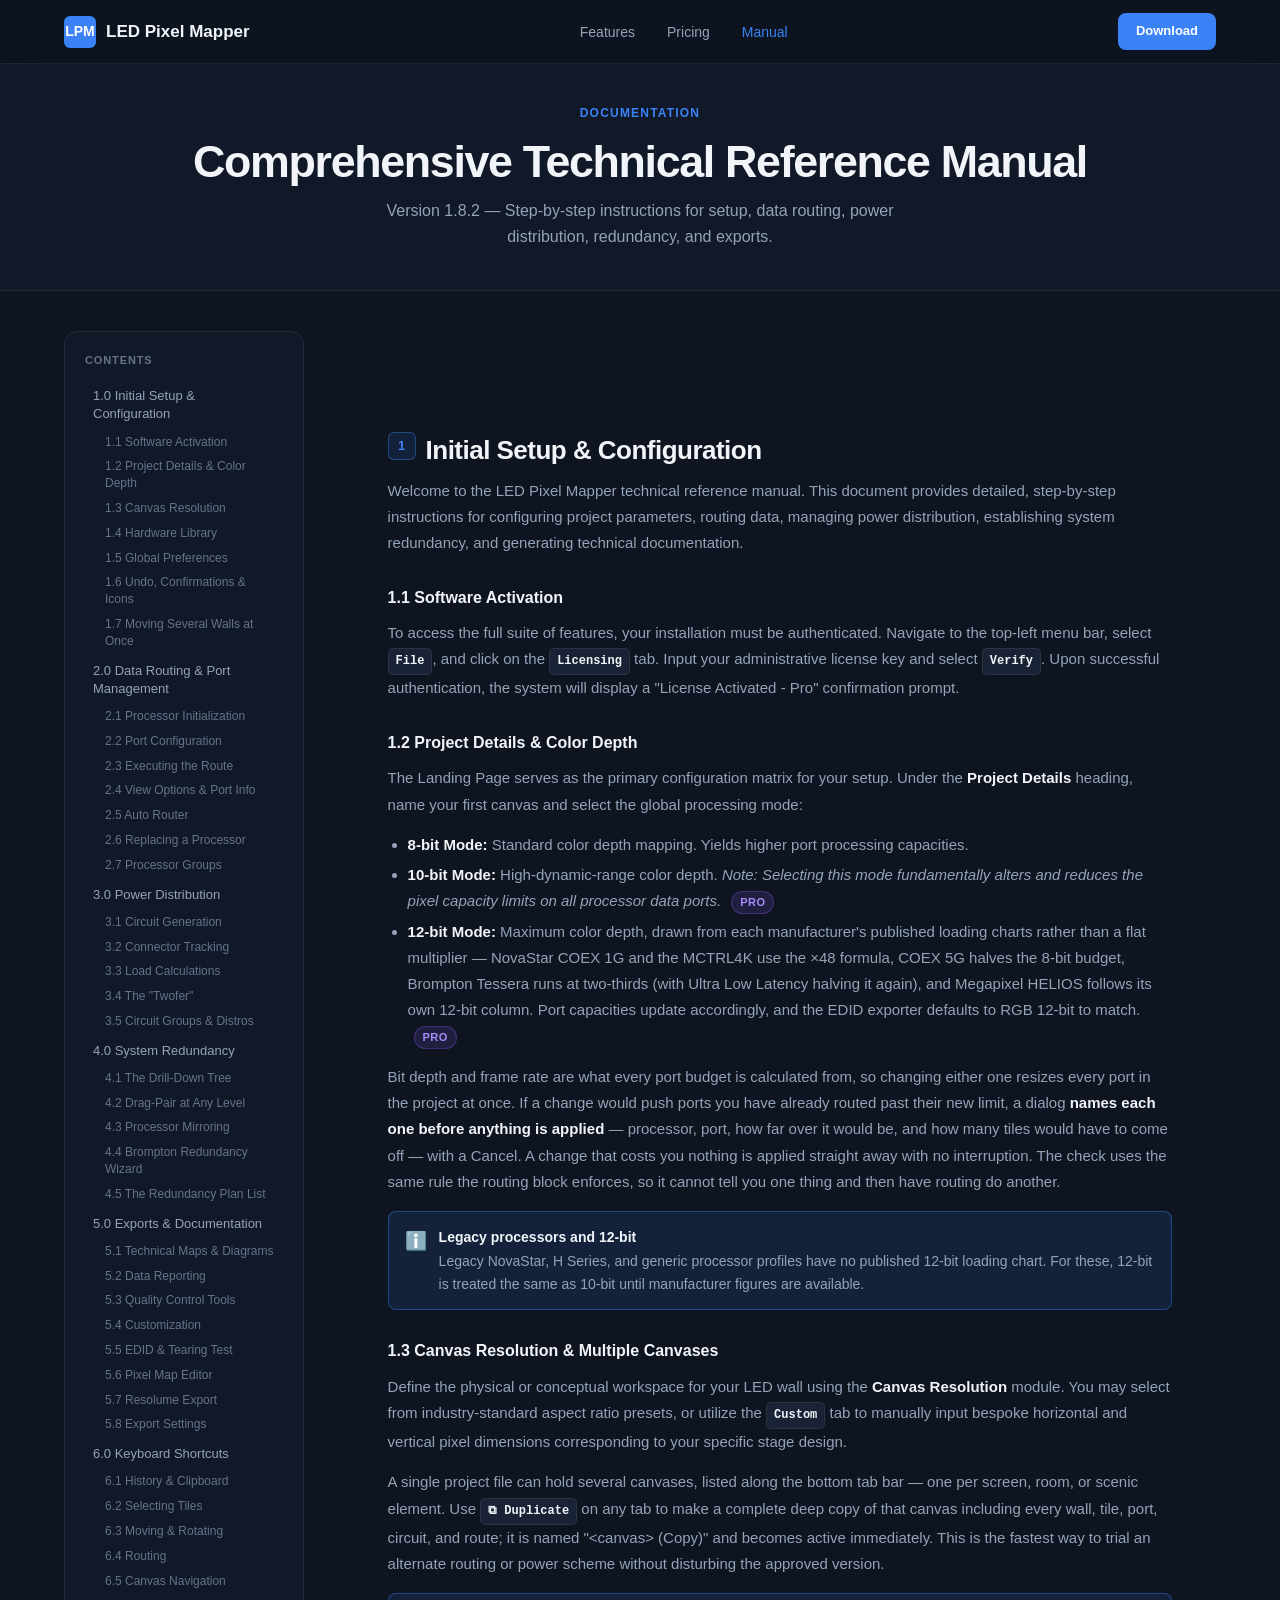
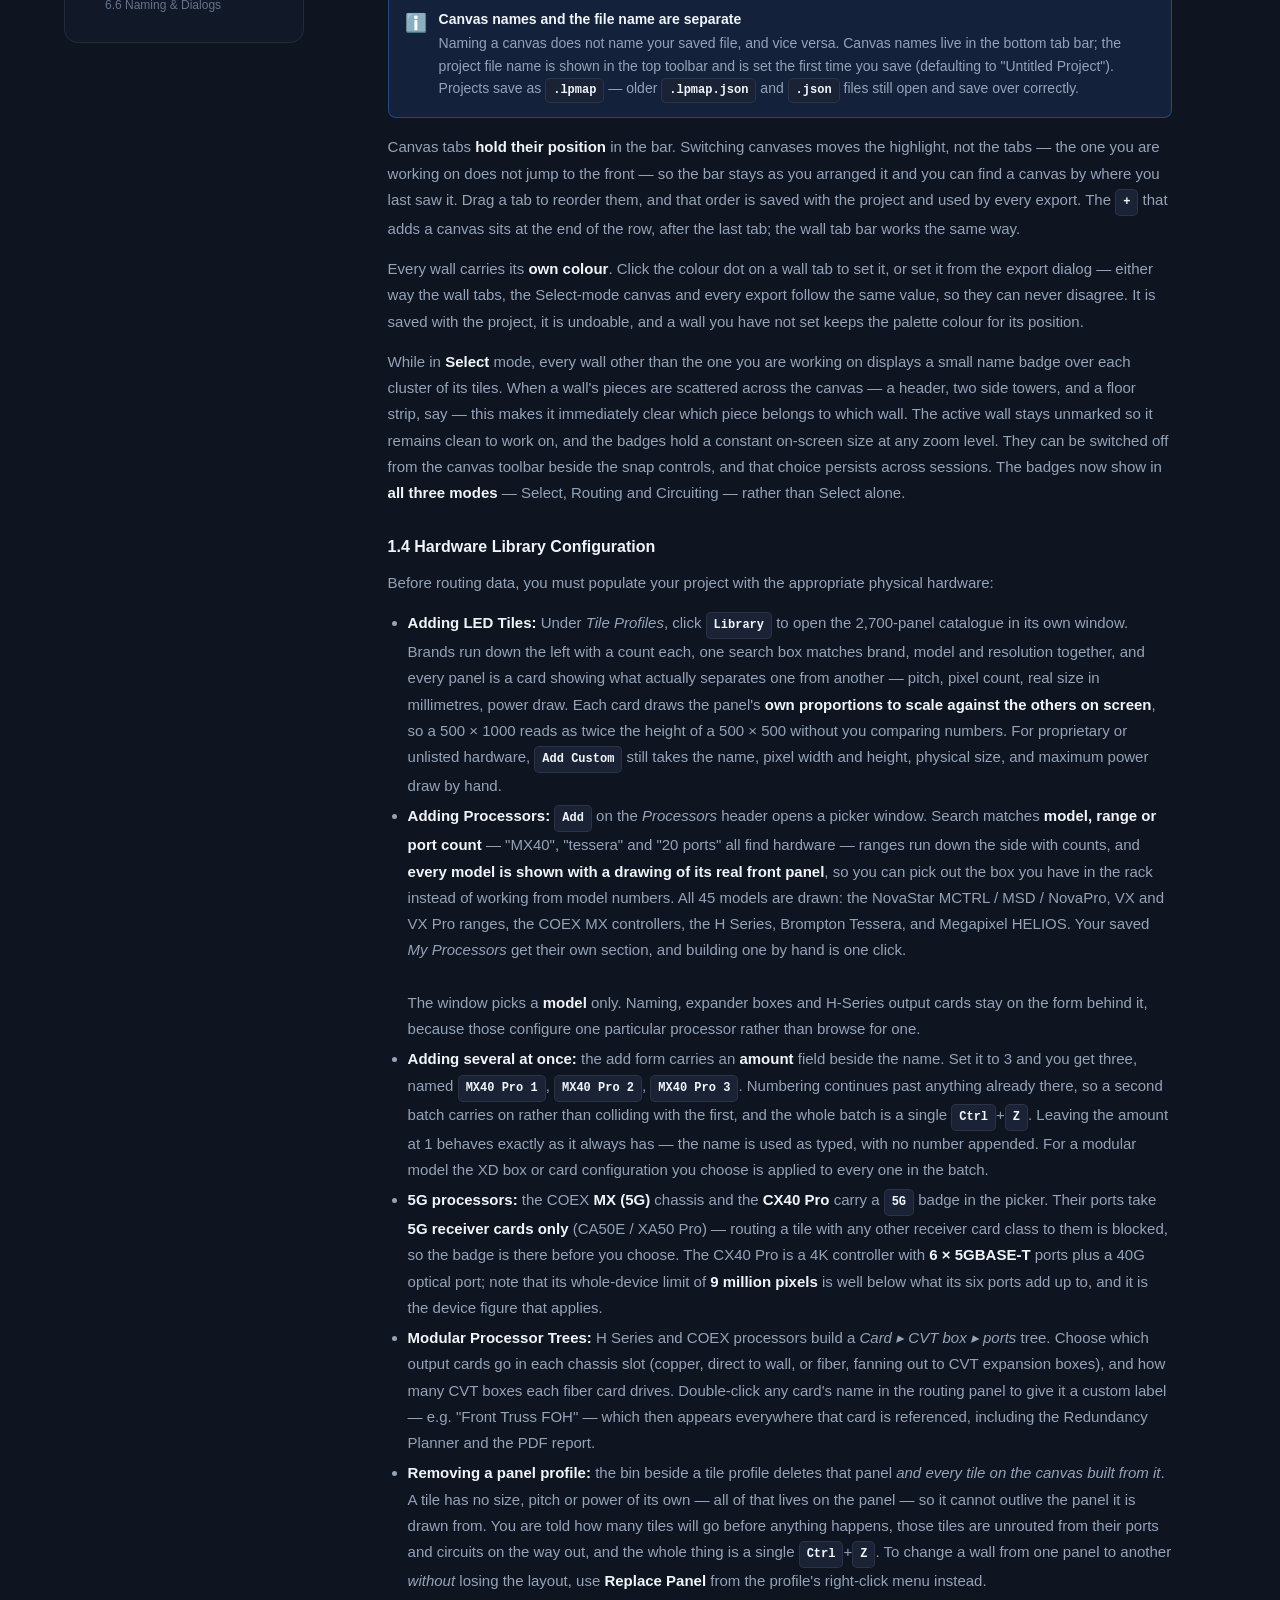
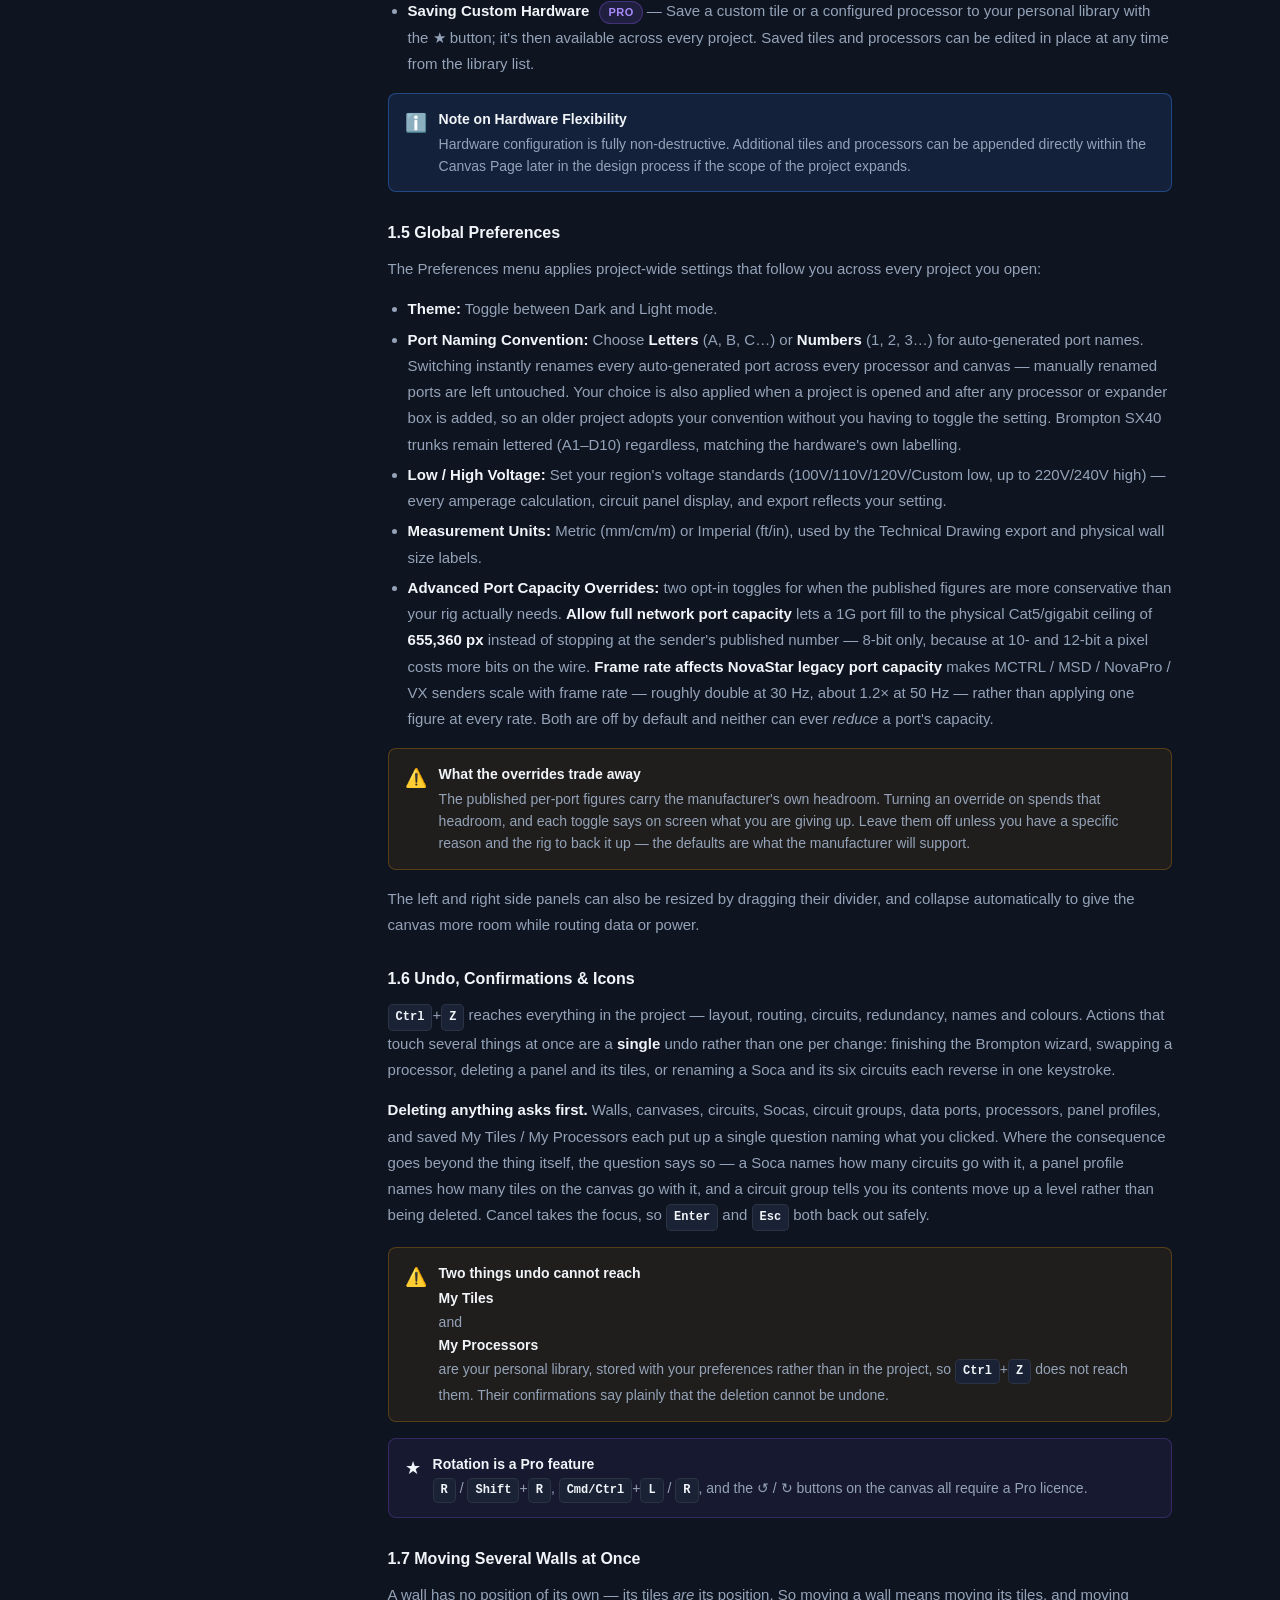
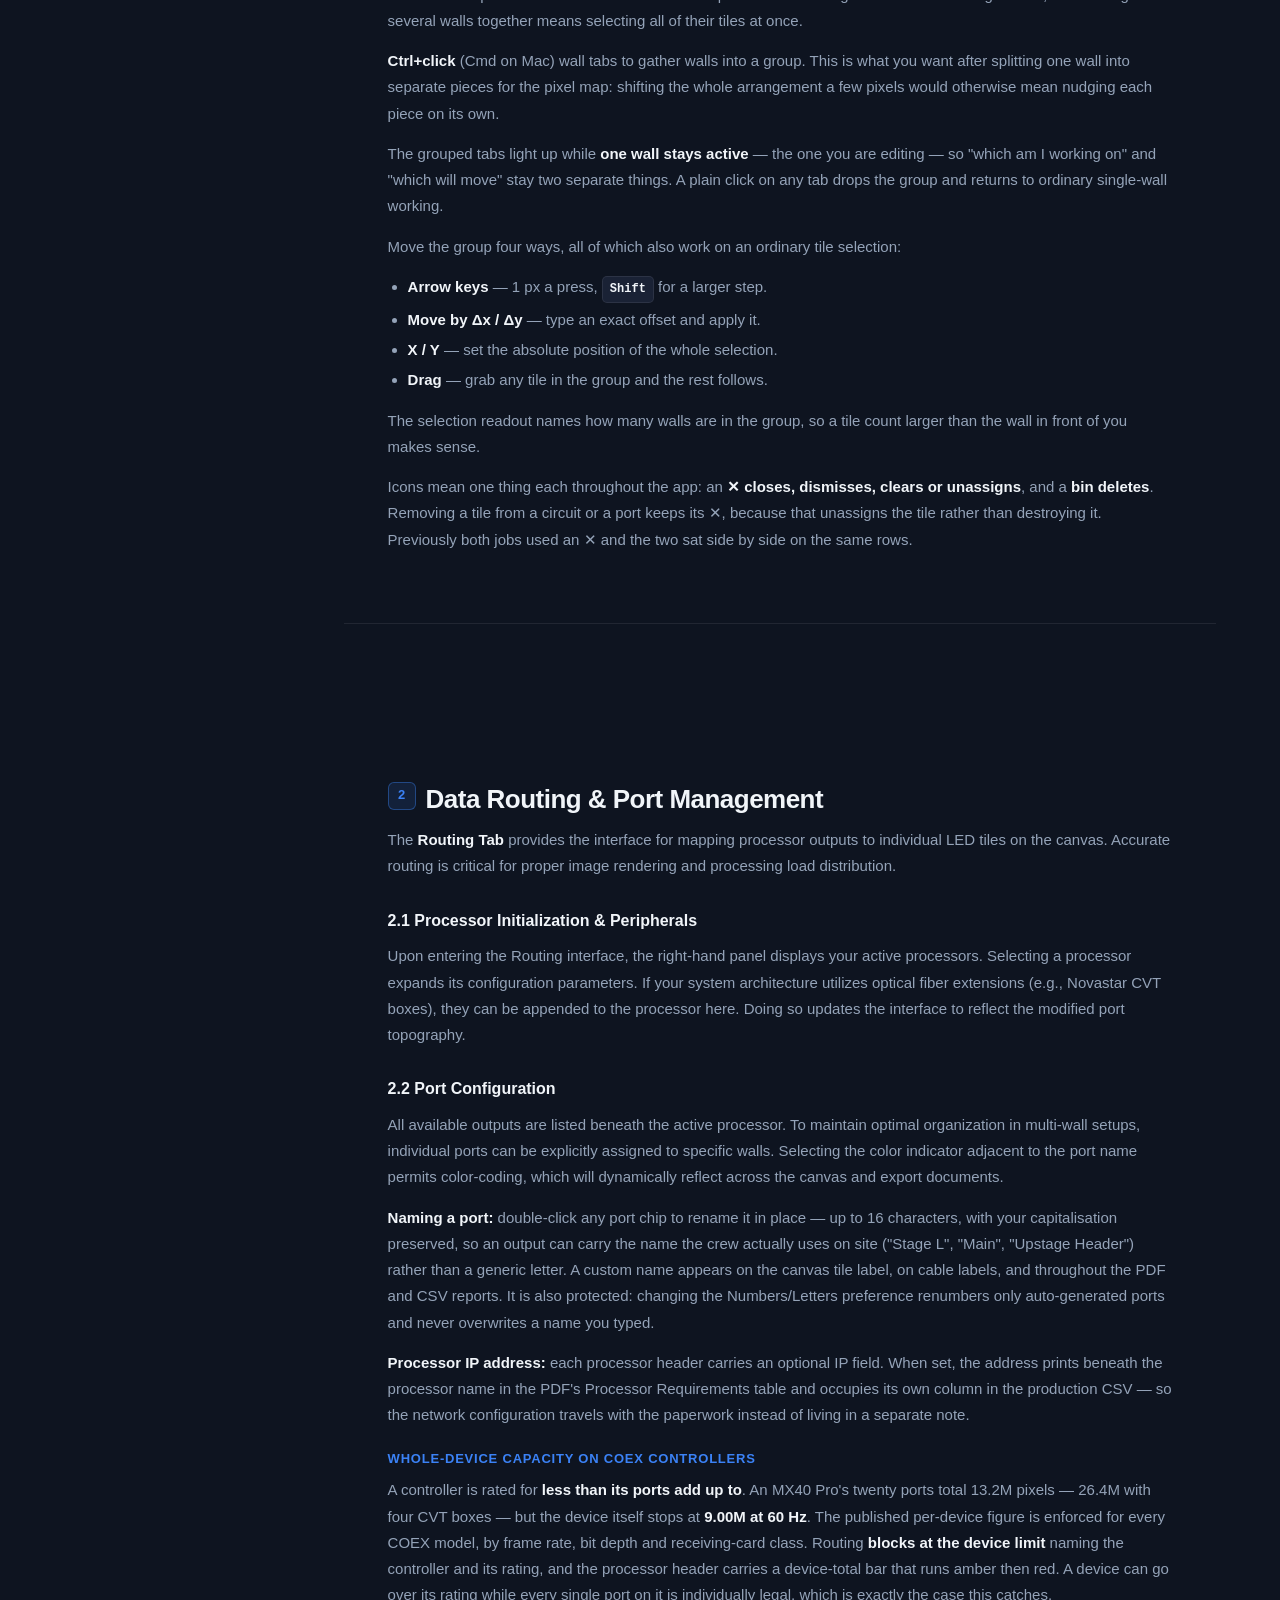
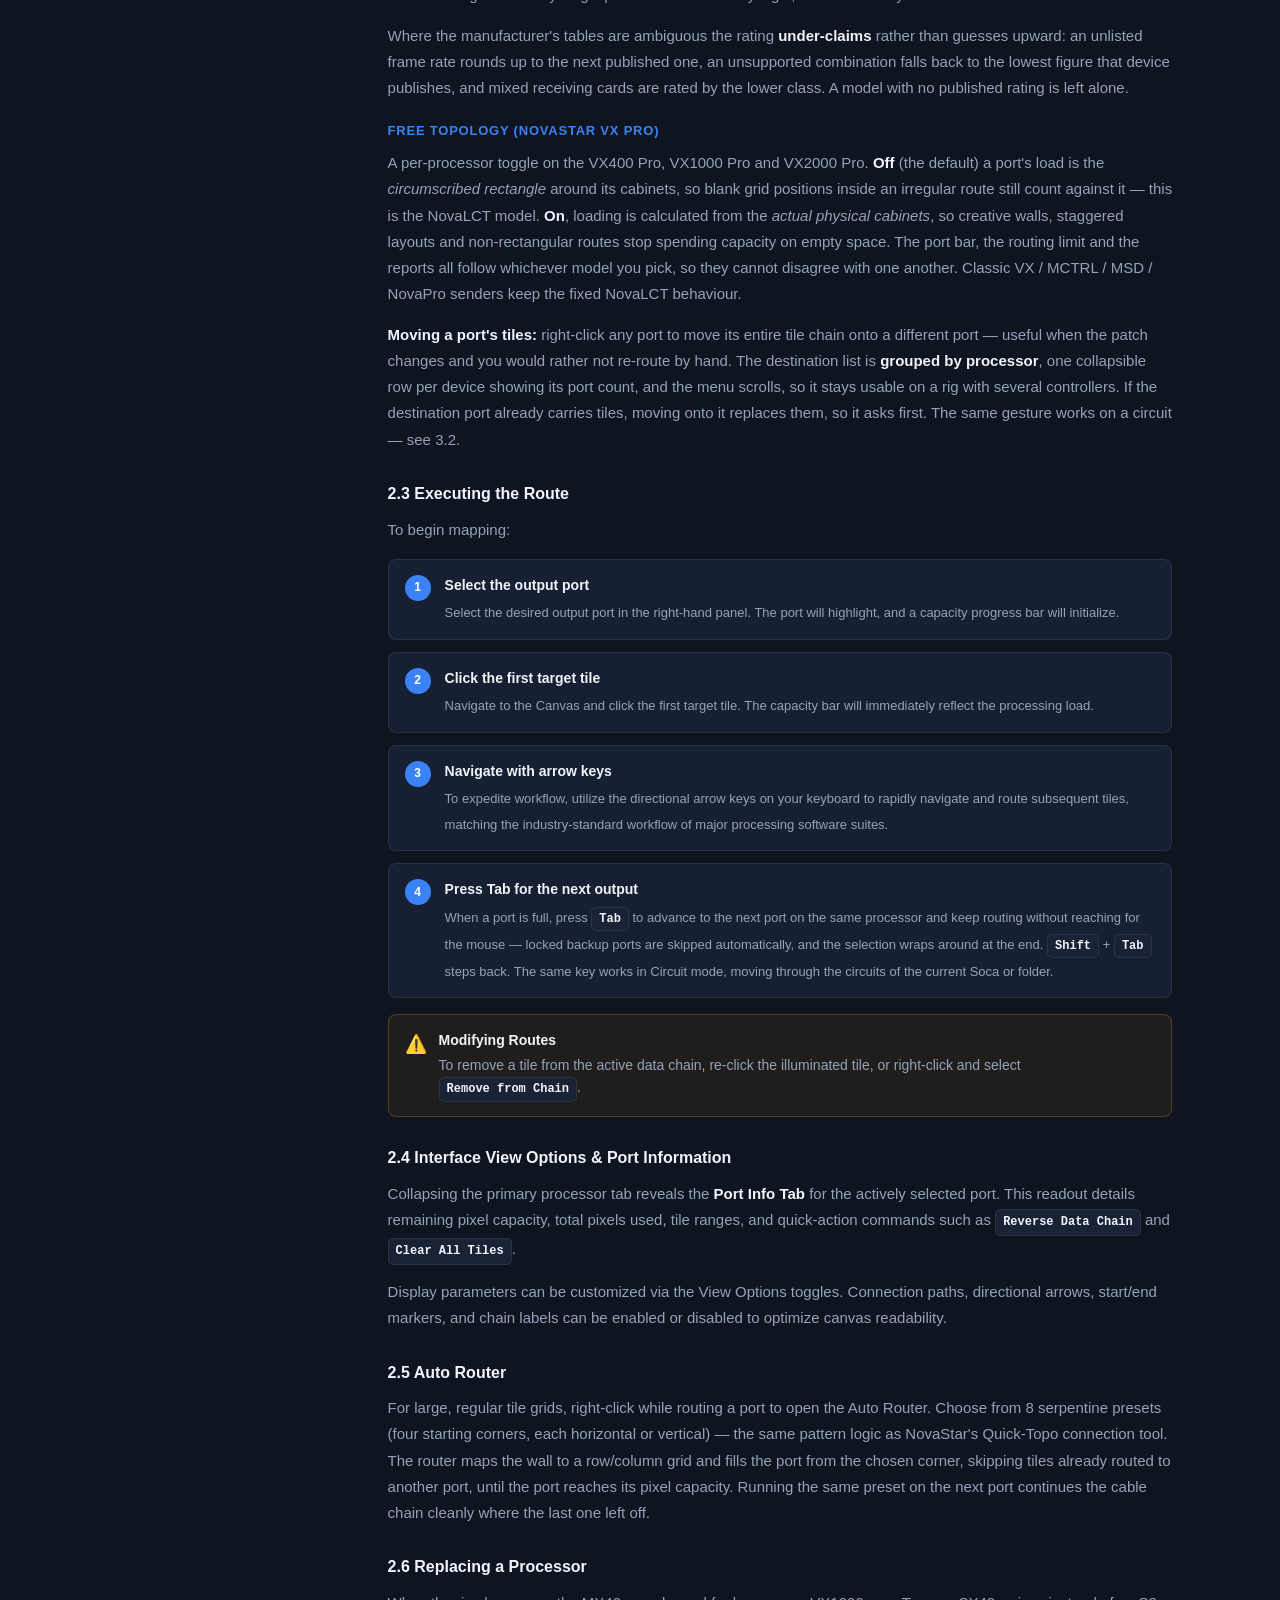
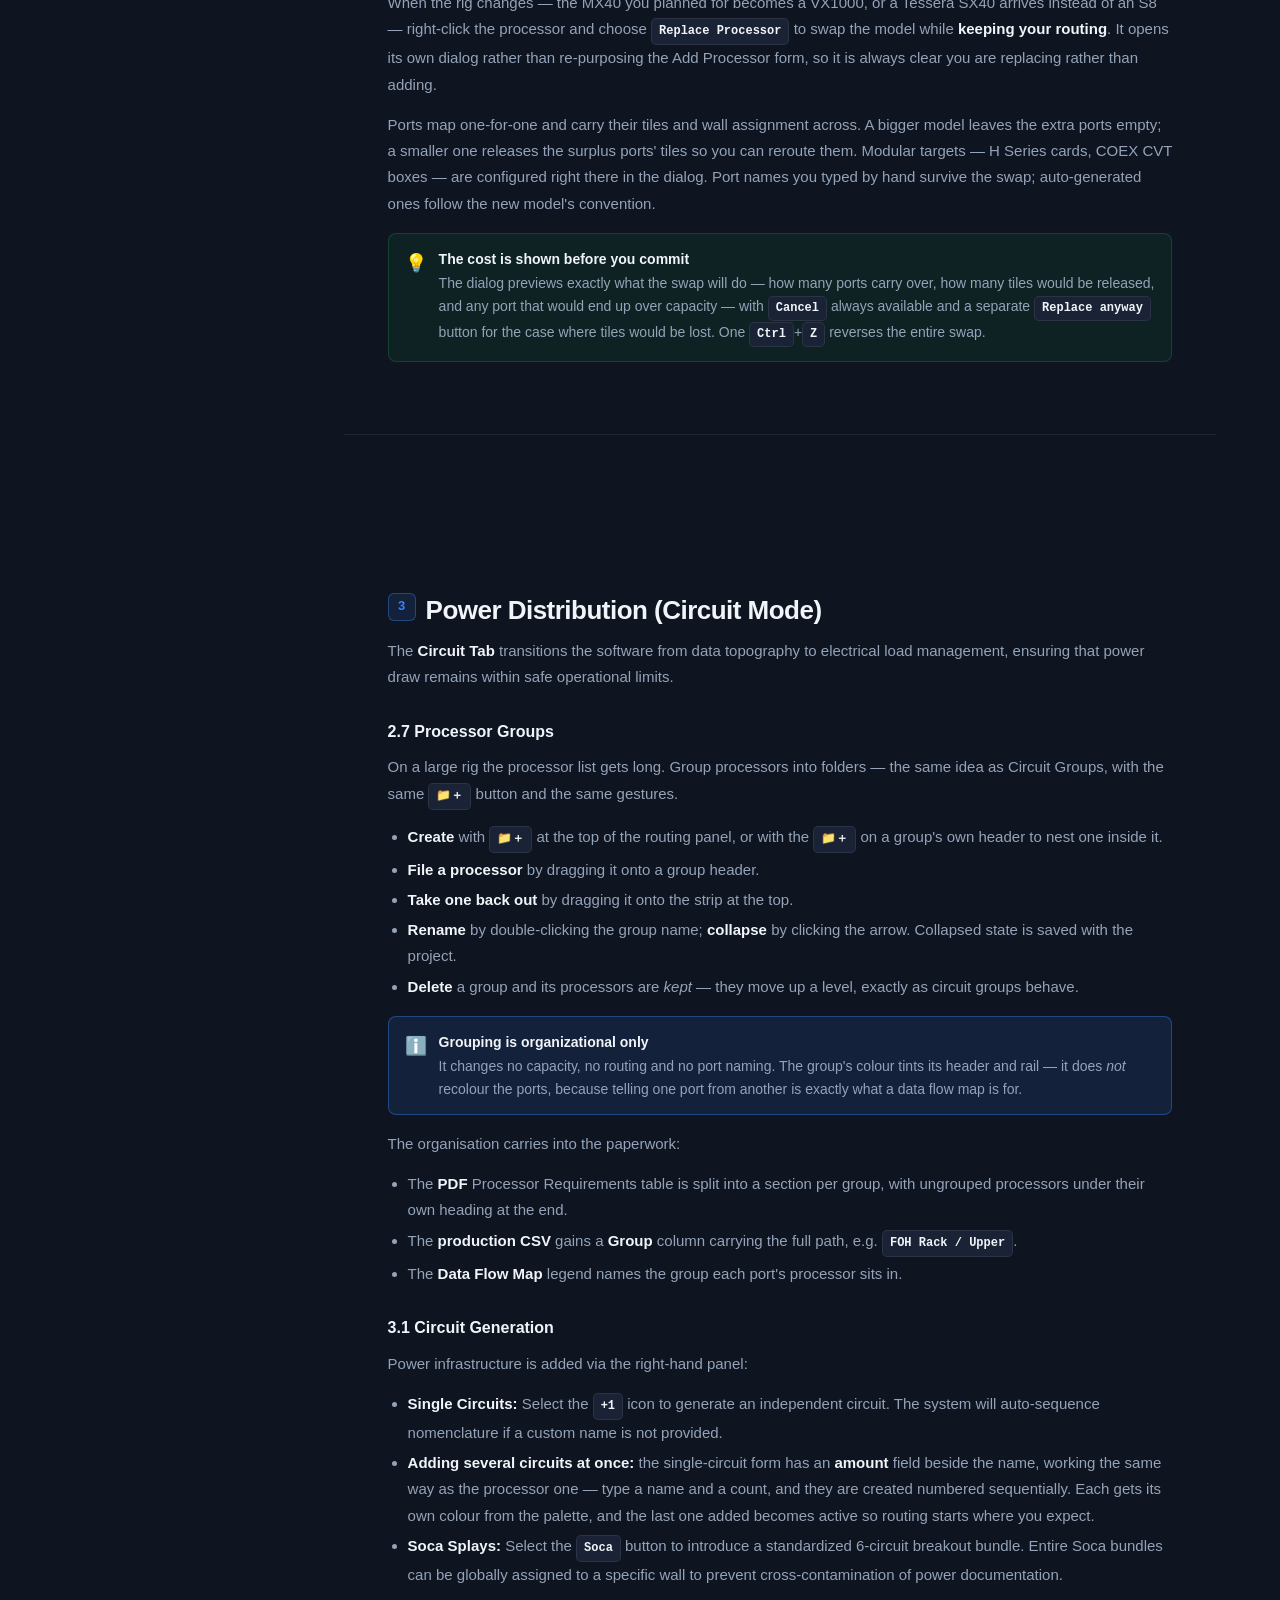
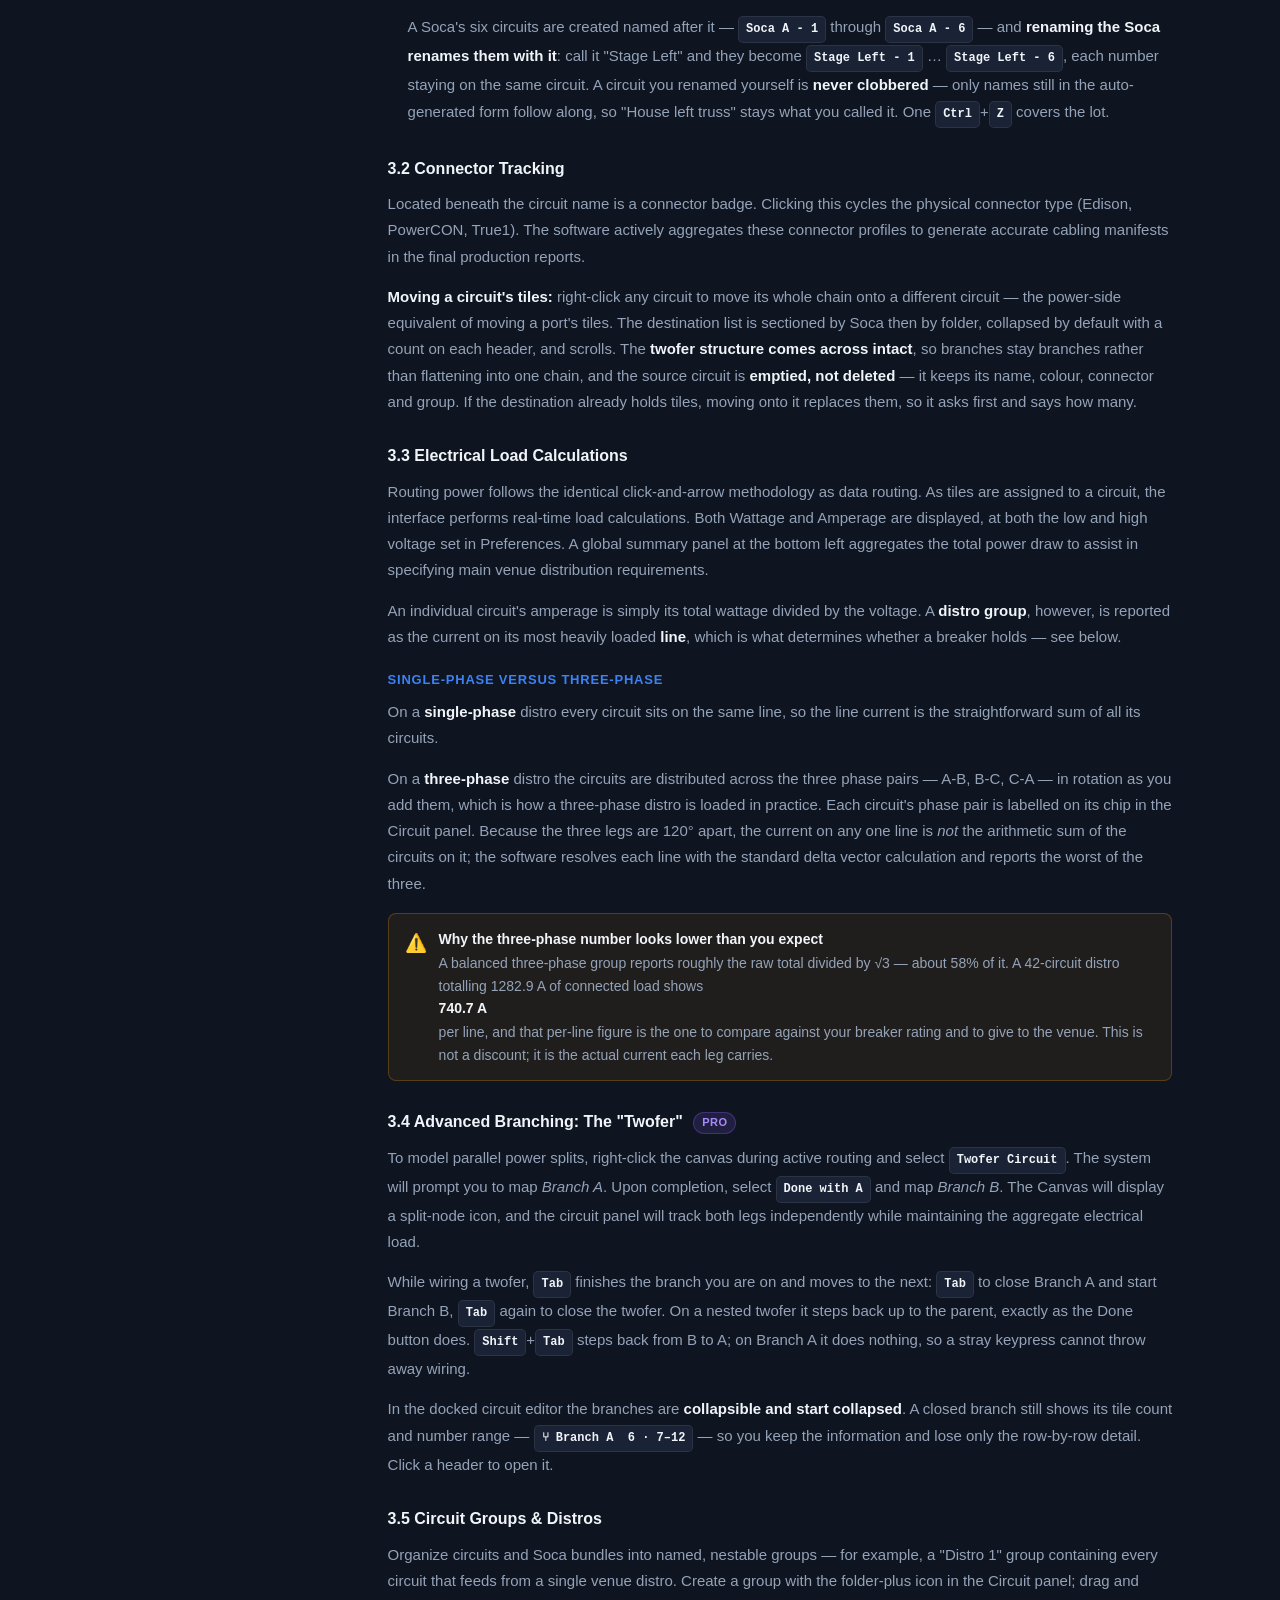
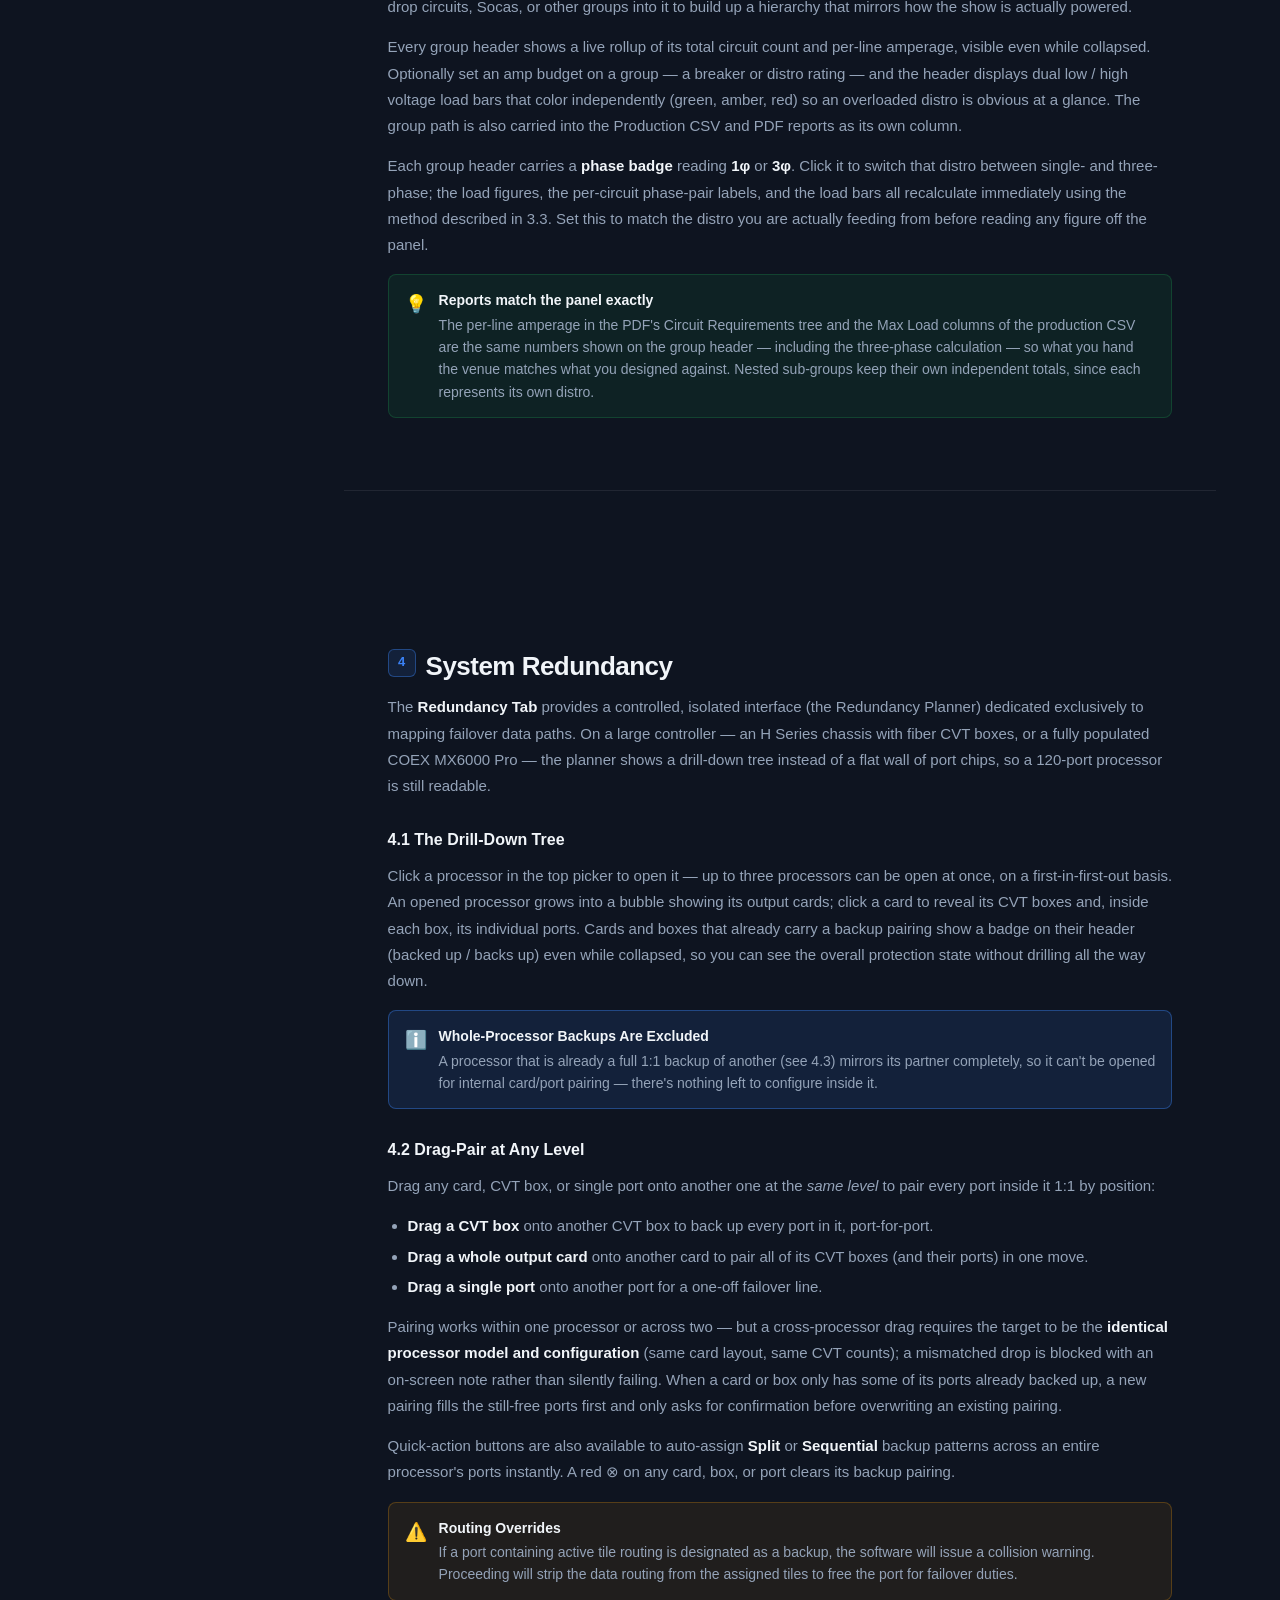
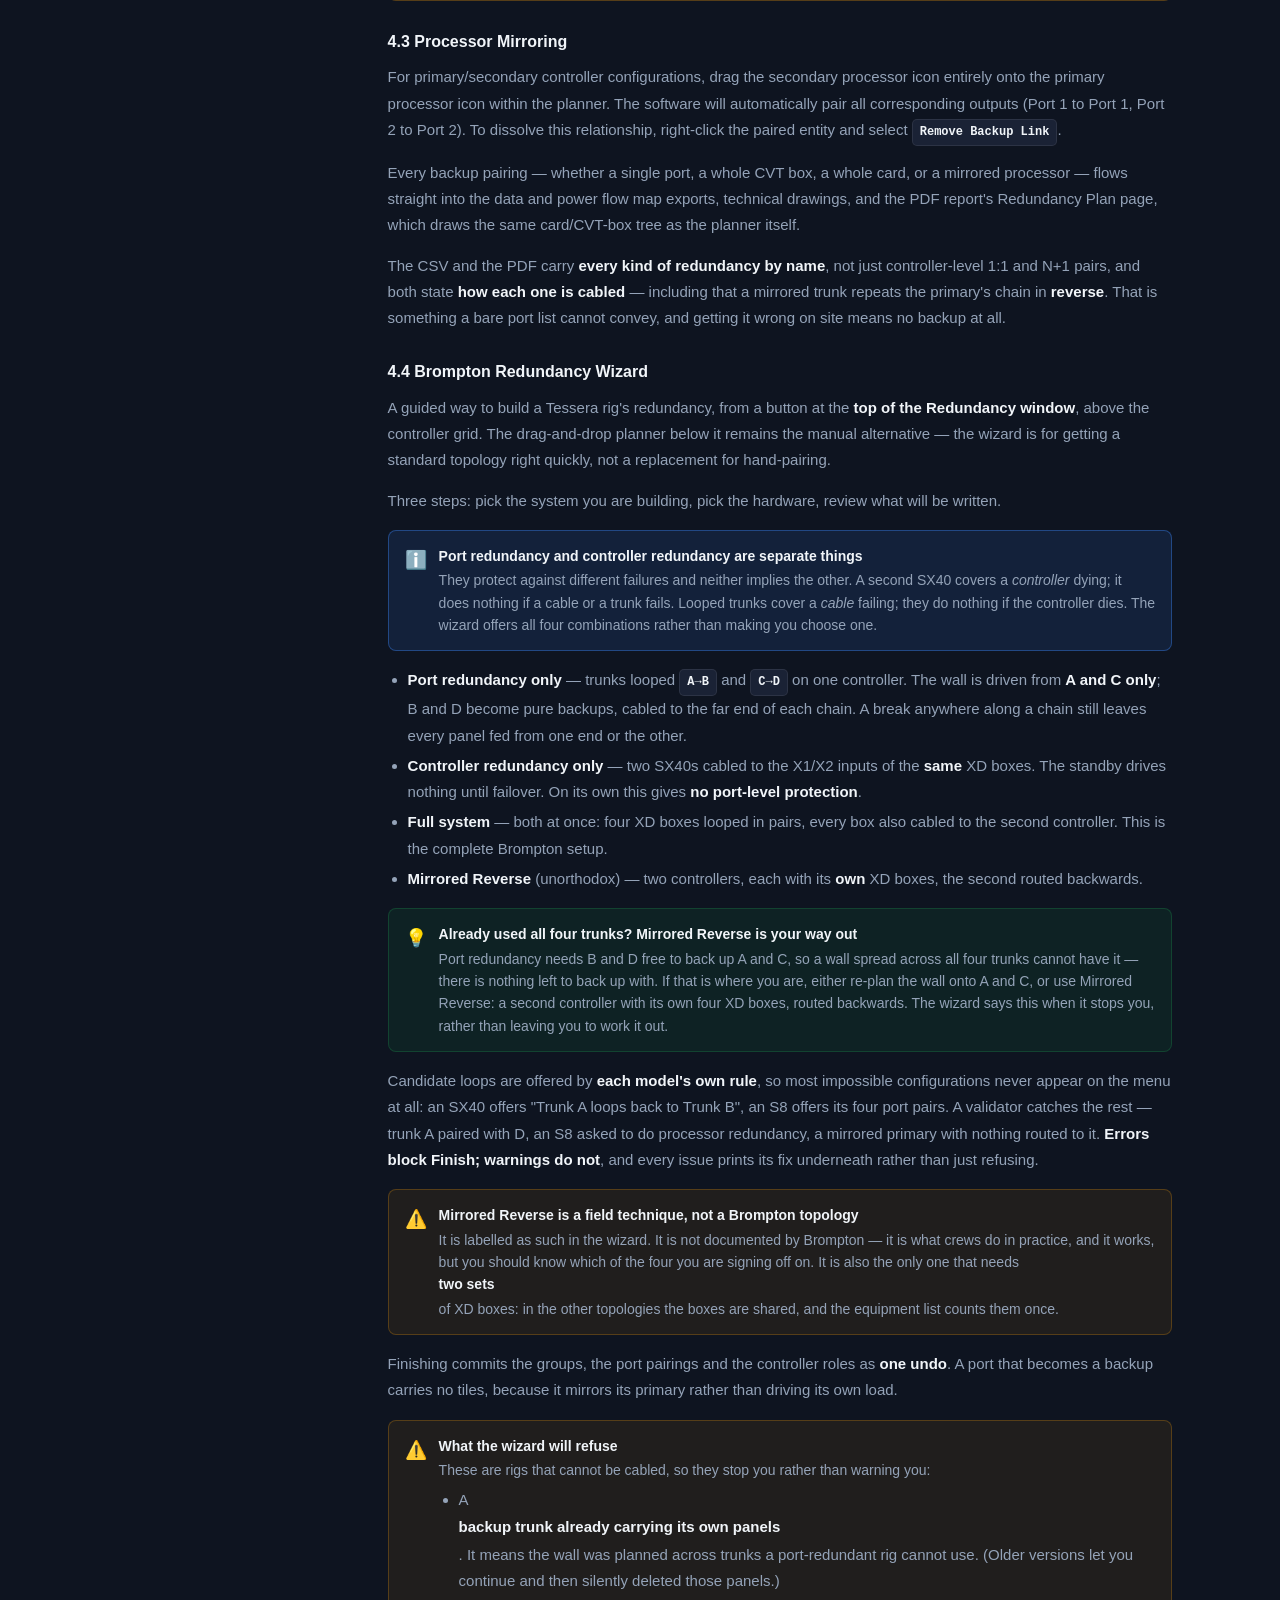
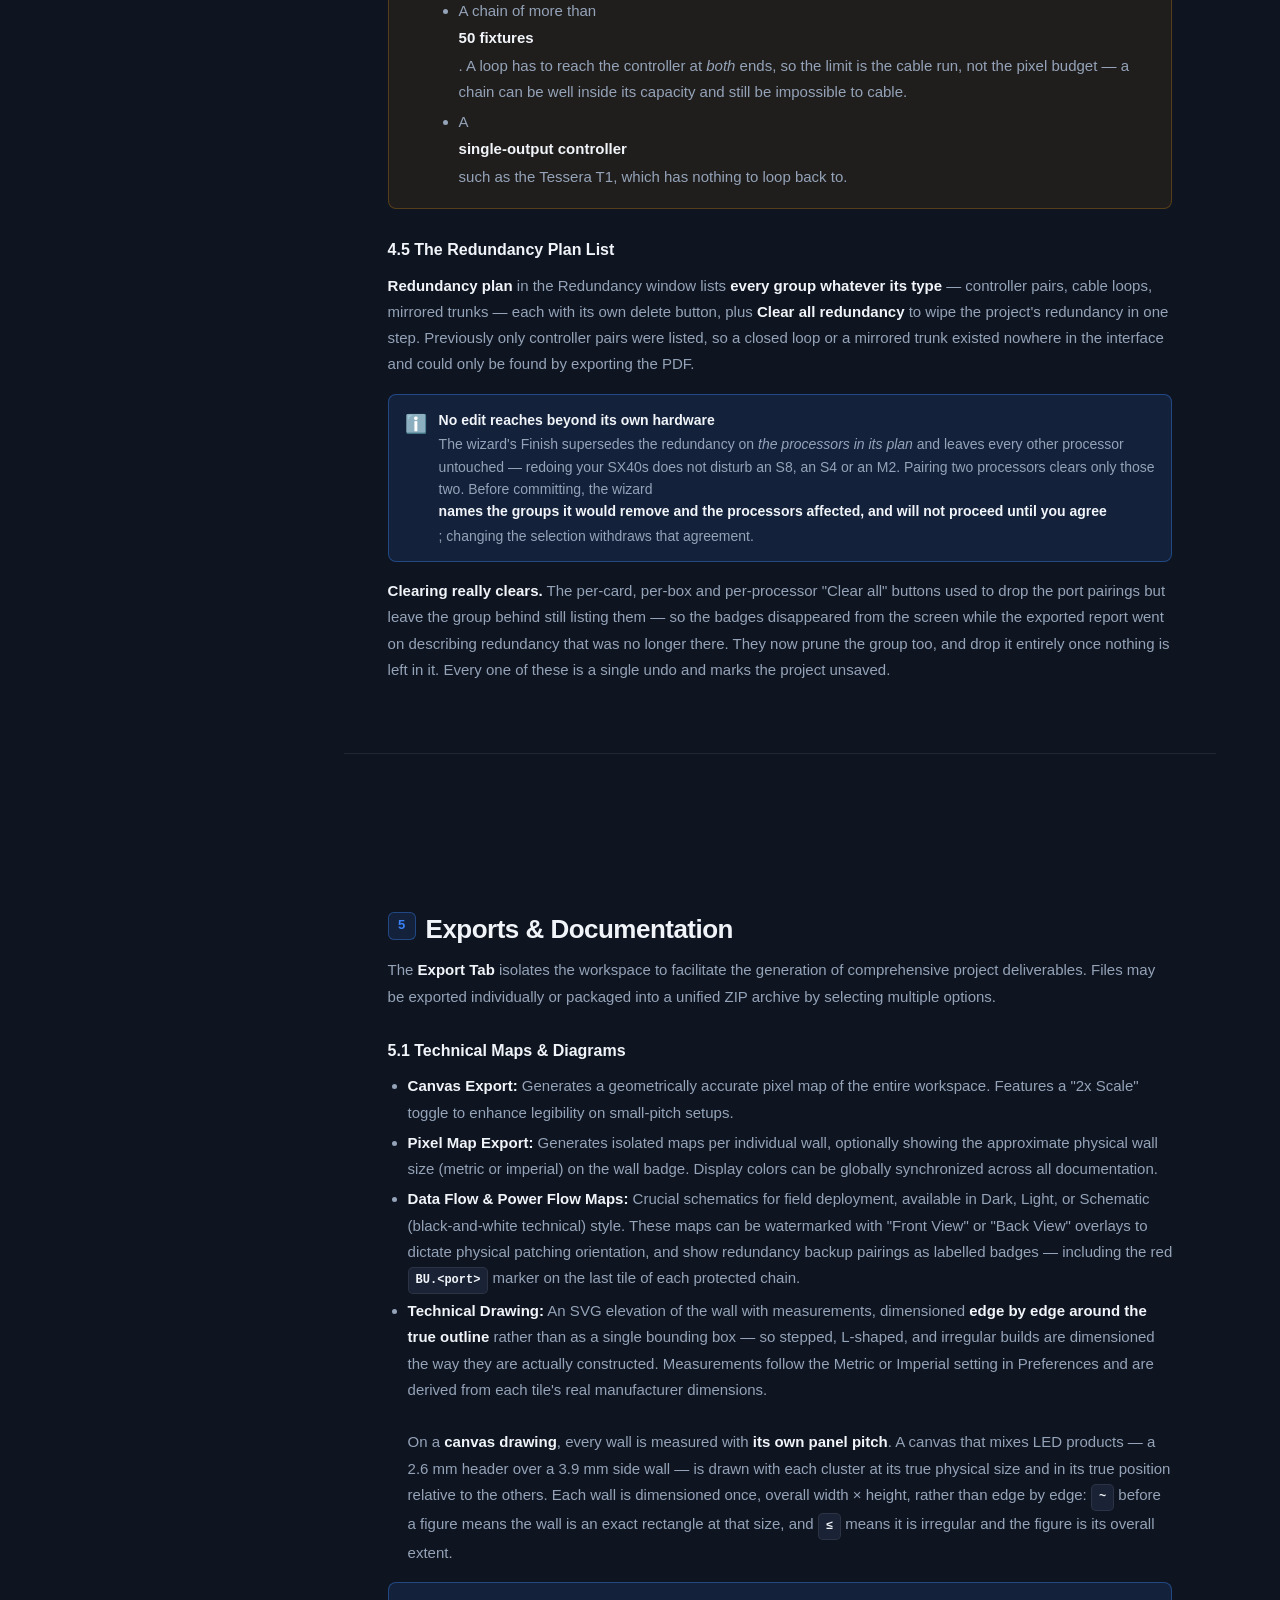
<file: manual.html>
<!DOCTYPE html>
<html lang="en">
<head>
  <meta charset="UTF-8" />
  <meta name="viewport" content="width=device-width, initial-scale=1.0" />
  <title>LED Pixel Mapper — User Manual</title>
  <meta name="description" content="Comprehensive technical reference manual for LED Pixel Mapper. Step-by-step instructions for setup, data routing, power distribution, redundancy, and exports." />
  <link rel="stylesheet" href="styles.css" />
  <style>
    /* ── Manual-specific styles ── */
    .manual-layout {
      display: flex;
      max-width: 1200px;
      margin: 0 auto;
      padding: 40px 24px;
      gap: 40px;
      align-items: flex-start;
    }

    /* Sidebar TOC */
    .toc {
      width: 240px;
      flex-shrink: 0;
      position: sticky;
      top: 80px;
      background: var(--bg-panel);
      border: 1px solid var(--border);
      border-radius: var(--radius-lg);
      padding: 20px;
    }

    .toc-title {
      font-size: 11px;
      font-weight: 700;
      letter-spacing: 0.08em;
      text-transform: uppercase;
      color: var(--text-muted);
      margin-bottom: 14px;
    }

    .toc ul { list-style: none; }
    .toc > ul > li { margin-bottom: 4px; }

    .toc a {
      font-size: 13px;
      color: var(--text-secondary);
      display: block;
      padding: 4px 8px;
      border-radius: 6px;
      transition: background 0.12s, color 0.12s;
      line-height: 1.4;
    }
    .toc a:hover { background: var(--bg-elevated); color: var(--text-primary); }
    .toc a.active { background: var(--accent-dim); color: var(--accent); }

    .toc .toc-sub { padding-left: 12px; margin-top: 2px; }
    .toc .toc-sub a { font-size: 12px; color: var(--text-muted); }

    /* Content */
    .manual-content {
      flex: 1;
      min-width: 0;
    }

    .manual-section {
      margin-bottom: 56px;
      padding-bottom: 56px;
      border-bottom: 1px solid var(--border);
    }
    .manual-section:last-child { border-bottom: none; }

    .manual-section h2 {
      font-size: 26px;
      font-weight: 700;
      color: var(--text-primary);
      margin-bottom: 8px;
      padding-top: 8px;
    }

    .manual-section h3 {
      font-size: 16px;
      font-weight: 700;
      color: var(--text-primary);
      margin: 28px 0 10px;
    }

    .manual-section h4 {
      font-size: 13px;
      font-weight: 700;
      color: var(--accent);
      text-transform: uppercase;
      letter-spacing: 0.06em;
      margin: 20px 0 8px;
    }

    .manual-section p {
      font-size: 15px;
      line-height: 1.75;
      color: var(--text-secondary);
      margin-bottom: 14px;
    }

    .manual-section ul, .manual-section ol {
      padding-left: 20px;
      margin-bottom: 14px;
    }

    .manual-section li {
      font-size: 15px;
      line-height: 1.75;
      color: var(--text-secondary);
      margin-bottom: 4px;
    }

    .manual-section strong { color: var(--text-primary); font-weight: 600; }

    /* Step boxes */
    .steps-numbered {
      display: flex;
      flex-direction: column;
      gap: 12px;
      margin: 16px 0;
    }

    .step-item {
      display: flex;
      gap: 14px;
      align-items: flex-start;
      background: var(--bg-card);
      border: 1px solid var(--border);
      border-radius: var(--radius);
      padding: 14px 16px;
    }

    .step-num {
      width: 26px;
      height: 26px;
      border-radius: 50%;
      background: var(--accent);
      color: #fff;
      font-size: 12px;
      font-weight: 800;
      display: flex;
      align-items: center;
      justify-content: center;
      flex-shrink: 0;
      margin-top: 1px;
    }

    .step-body { flex: 1; }
    .step-body strong { display: block; font-size: 14px; color: var(--text-primary); margin-bottom: 3px; }
    .step-body span { font-size: 13px; color: var(--text-secondary); line-height: 1.5; }

    /* Tip / Note / Warning boxes */
    .callout {
      display: flex;
      gap: 12px;
      border-radius: var(--radius);
      padding: 14px 16px;
      margin: 16px 0;
      font-size: 14px;
      line-height: 1.6;
    }

    .callout-icon { font-size: 18px; flex-shrink: 0; margin-top: 1px; }
    .callout-body { color: var(--text-secondary); }
    .callout-body strong { color: var(--text-primary); display: block; margin-bottom: 2px; }

    .callout.tip    { background: rgba(34,197,94,0.08);  border: 1px solid rgba(34,197,94,0.2); }
    .callout.note   { background: var(--accent-dim);     border: 1px solid var(--border-hover); }
    .callout.warn   { background: rgba(245,158,11,0.08); border: 1px solid rgba(245,158,11,0.25); }
    .callout.pro    { background: rgba(139,92,246,0.08); border: 1px solid rgba(139,92,246,0.25); }

    /* Keyboard shortcut badges */
    kbd {
      display: inline-flex;
      align-items: center;
      background: var(--bg-elevated);
      border: 1px solid var(--border);
      border-radius: 5px;
      padding: 2px 7px;
      font-size: 12px;
      font-family: monospace;
      color: var(--text-primary);
      font-weight: 600;
      white-space: nowrap;
    }

    /* Interface diagram labels */
    .ui-grid {
      display: grid;
      grid-template-columns: 1fr 1fr;
      gap: 12px;
      margin: 16px 0;
    }

    .ui-zone {
      background: var(--bg-card);
      border: 1px solid var(--border);
      border-radius: var(--radius);
      padding: 14px;
    }

    .ui-zone-label {
      font-size: 11px;
      font-weight: 700;
      text-transform: uppercase;
      letter-spacing: 0.07em;
      color: var(--accent);
      margin-bottom: 6px;
    }

    .ui-zone p {
      font-size: 13px;
      margin-bottom: 0;
      line-height: 1.5;
    }

    /* Shortcut table */
    .shortcut-table {
      width: 100%;
      border-collapse: collapse;
      margin: 16px 0;
      font-size: 14px;
    }

    .shortcut-table th {
      text-align: left;
      font-size: 11px;
      font-weight: 700;
      text-transform: uppercase;
      letter-spacing: 0.07em;
      color: var(--text-muted);
      padding: 8px 12px;
      border-bottom: 1px solid var(--border);
    }

    .shortcut-table td {
      padding: 10px 12px;
      border-bottom: 1px solid rgba(255,255,255,0.04);
      color: var(--text-secondary);
      vertical-align: middle;
    }

    .shortcut-table tr:last-child td { border-bottom: none; }
    .shortcut-table td:first-child { width: 180px; }

    /* Section number badge */
    .section-badge {
      display: inline-flex;
      align-items: center;
      justify-content: center;
      background: var(--accent-dim);
      color: var(--accent);
      border: 1px solid var(--border-hover);
      border-radius: 6px;
      width: 28px;
      height: 28px;
      font-size: 13px;
      font-weight: 800;
      margin-right: 10px;
      flex-shrink: 0;
      vertical-align: middle;
    }

    .section-header-row {
      display: flex;
      align-items: center;
      margin-bottom: 12px;
    }

    /* Free/Pro badge inline */
    .badge-pro {
      display: inline-block;
      background: rgba(139,92,246,0.15);
      color: #a78bfa;
      border: 1px solid rgba(139,92,246,0.3);
      border-radius: 100px;
      padding: 1px 8px;
      font-size: 11px;
      font-weight: 700;
      text-transform: uppercase;
      letter-spacing: 0.04em;
      margin-left: 6px;
      vertical-align: middle;
    }

    .badge-free {
      display: inline-block;
      background: rgba(34,197,94,0.1);
      color: #4ade80;
      border: 1px solid rgba(34,197,94,0.25);
      border-radius: 100px;
      padding: 1px 8px;
      font-size: 11px;
      font-weight: 700;
      text-transform: uppercase;
      letter-spacing: 0.04em;
      margin-left: 6px;
      vertical-align: middle;
    }

    /* Responsive */
    @media (max-width: 900px) {
      .manual-layout { flex-direction: column; padding: 24px 16px; }
      .toc { width: 100%; position: static; }
      .ui-grid { grid-template-columns: 1fr; }
    }

    @media (max-width: 600px) {
      .shortcut-table td:first-child { width: auto; }
    }
  </style>
</head>
<body>

<!-- ── Nav ── -->
<nav>
  <a href="index.html" class="nav-logo">
    <div class="nav-logo-placeholder">LPM</div>
    LED Pixel Mapper
  </a>
  <ul class="nav-links">
    <li><a href="index.html#features">Features</a></li>
    <li><a href="index.html#pricing">Pricing</a></li>
    <li><a href="manual.html" style="color: var(--accent);">Manual</a></li>
  </ul>
  <div class="nav-ctas">
    <a href="https://eventpeople.gumroad.com/l/LEDPixelMapper" class="btn btn-primary btn-sm">Download</a>
  </div>
</nav>

<!-- ── Page header ── -->
<div style="background: var(--bg-panel); border-bottom: 1px solid var(--border); padding: 40px 24px; text-align: center;">
  <p class="section-label" style="text-align:center;">Documentation</p>
  <h1 style="font-size: clamp(1.8rem, 4vw, 2.8rem); margin-bottom: 12px;">Comprehensive Technical Reference Manual</h1>
  <p style="max-width: 560px; margin: 0 auto; font-size: 16px; color: var(--text-secondary);">
    Version 1.8.2 — Step-by-step instructions for setup, data routing, power distribution, redundancy, and exports.
  </p>
</div>

<!-- ── Main layout ── -->
<div class="manual-layout">

  <!-- ── Table of Contents ── -->
  <aside class="toc">
    <p class="toc-title">Contents</p>
    <ul>
      <li>
        <a href="#setup">1.0 Initial Setup &amp; Configuration</a>
        <ul class="toc-sub">
          <li><a href="#activation">1.1 Software Activation</a></li>
          <li><a href="#color-depth">1.2 Project Details &amp; Color Depth</a></li>
          <li><a href="#canvas-resolution">1.3 Canvas Resolution</a></li>
          <li><a href="#hardware-library">1.4 Hardware Library</a></li>
          <li><a href="#preferences">1.5 Global Preferences</a></li>
          <li><a href="#safety">1.6 Undo, Confirmations &amp; Icons</a></li>
          <li><a href="#multi-wall">1.7 Moving Several Walls at Once</a></li>
        </ul>
      </li>
      <li>
        <a href="#routing">2.0 Data Routing &amp; Port Management</a>
        <ul class="toc-sub">
          <li><a href="#processor-init">2.1 Processor Initialization</a></li>
          <li><a href="#port-config">2.2 Port Configuration</a></li>
          <li><a href="#execute-route">2.3 Executing the Route</a></li>
          <li><a href="#view-options">2.4 View Options &amp; Port Info</a></li>
          <li><a href="#auto-router">2.5 Auto Router</a></li>
          <li><a href="#replace-processor">2.6 Replacing a Processor</a></li>
          <li><a href="#processor-groups">2.7 Processor Groups</a></li>
        </ul>
      </li>
      <li>
        <a href="#power">3.0 Power Distribution</a>
        <ul class="toc-sub">
          <li><a href="#circuit-gen">3.1 Circuit Generation</a></li>
          <li><a href="#connector-tracking">3.2 Connector Tracking</a></li>
          <li><a href="#load-calc">3.3 Load Calculations</a></li>
          <li><a href="#twofer">3.4 The "Twofer"</a></li>
          <li><a href="#circuit-groups">3.5 Circuit Groups &amp; Distros</a></li>
        </ul>
      </li>
      <li>
        <a href="#redundancy">4.0 System Redundancy</a>
        <ul class="toc-sub">
          <li><a href="#redundancy-tree">4.1 The Drill-Down Tree</a></li>
          <li><a href="#drag-pair">4.2 Drag-Pair at Any Level</a></li>
          <li><a href="#processor-redundancy">4.3 Processor Mirroring</a></li>
          <li><a href="#brompton-wizard">4.4 Brompton Redundancy Wizard</a></li>
          <li><a href="#redundancy-plan">4.5 The Redundancy Plan List</a></li>
        </ul>
      </li>
      <li>
        <a href="#exports">5.0 Exports &amp; Documentation</a>
        <ul class="toc-sub">
          <li><a href="#tech-maps">5.1 Technical Maps &amp; Diagrams</a></li>
          <li><a href="#data-reporting">5.2 Data Reporting</a></li>
          <li><a href="#qc-tools">5.3 Quality Control Tools</a></li>
          <li><a href="#customization">5.4 Customization</a></li>
          <li><a href="#site-tools">5.5 EDID &amp; Tearing Test</a></li>
          <li><a href="#pixel-map-editor">5.6 Pixel Map Editor</a></li>
          <li><a href="#resolume">5.7 Resolume Export</a></li>
          <li><a href="#export-settings">5.8 Export Settings</a></li>
        </ul>
      </li>
      <li>
        <a href="#shortcuts">6.0 Keyboard Shortcuts</a>
        <ul class="toc-sub">
          <li><a href="#sc-history">6.1 History &amp; Clipboard</a></li>
          <li><a href="#sc-selection">6.2 Selecting Tiles</a></li>
          <li><a href="#sc-transform">6.3 Moving &amp; Rotating</a></li>
          <li><a href="#sc-routing">6.4 Routing</a></li>
          <li><a href="#sc-canvas">6.5 Canvas Navigation</a></li>
          <li><a href="#sc-editing">6.6 Naming &amp; Dialogs</a></li>
        </ul>
      </li>
    </ul>
  </aside>

  <!-- ── Content ── -->
  <main class="manual-content">


    <!-- 1.0 Initial Setup & Configuration -->
    <section class="manual-section" id="setup">
      <div class="section-header-row">
        <span class="section-badge">1</span>
        <h2 style="margin-bottom:0;">Initial Setup &amp; Configuration</h2>
      </div>

      <p>
        Welcome to the LED Pixel Mapper technical reference manual. This document provides detailed,
        step-by-step instructions for configuring project parameters, routing data, managing power
        distribution, establishing system redundancy, and generating technical documentation.
      </p>

      <h3 id="activation">1.1 Software Activation</h3>
      <p>
        To access the full suite of features, your installation must be authenticated. Navigate to the
        top-left menu bar, select <kbd>File</kbd>, and click on the <kbd>Licensing</kbd> tab. Input your
        administrative license key and select <kbd>Verify</kbd>. Upon successful authentication, the system
        will display a "License Activated - Pro" confirmation prompt.
      </p>

      <h3 id="color-depth">1.2 Project Details &amp; Color Depth</h3>
      <p>
        The Landing Page serves as the primary configuration matrix for your setup. Under the
        <strong>Project Details</strong> heading, name your first canvas and select the global
        processing mode:
      </p>
      <ul>
        <li><strong>8-bit Mode:</strong> Standard color depth mapping. Yields higher port processing capacities.</li>
        <li><strong>10-bit Mode:</strong> High-dynamic-range color depth. <em>Note: Selecting this mode fundamentally alters and reduces the pixel capacity limits on all processor data ports.</em> <span class="badge-pro">Pro</span></li>
        <li>
          <strong>12-bit Mode:</strong> Maximum color depth, drawn from each manufacturer's published
          loading charts rather than a flat multiplier — NovaStar COEX 1G and the MCTRL4K use the ×48
          formula, COEX 5G halves the 8-bit budget, Brompton Tessera runs at two-thirds (with Ultra Low
          Latency halving it again), and Megapixel HELIOS follows its own 12-bit column. Port capacities
          update accordingly, and the EDID exporter defaults to RGB 12-bit to match.
          <span class="badge-pro">Pro</span>
        </li>
      </ul>
      <p>
        Bit depth and frame rate are what every port budget is calculated from, so changing either one
        resizes every port in the project at once. If a change would push ports you have already routed
        past their new limit, a dialog <strong>names each one before anything is applied</strong> —
        processor, port, how far over it would be, and how many tiles would have to come off — with a
        Cancel. A change that costs you nothing is applied straight away with no interruption. The check
        uses the same rule the routing block enforces, so it cannot tell you one thing and then have
        routing do another.
      </p>
      <div class="callout note">
        <span class="callout-icon">ℹ️</span>
        <div class="callout-body">
          <strong>Legacy processors and 12-bit</strong>
          Legacy NovaStar, H Series, and generic processor profiles have no published 12-bit loading
          chart. For these, 12-bit is treated the same as 10-bit until manufacturer figures are available.
        </div>
      </div>

      <h3 id="canvas-resolution">1.3 Canvas Resolution &amp; Multiple Canvases</h3>
      <p>
        Define the physical or conceptual workspace for your LED wall using the <strong>Canvas Resolution</strong>
        module. You may select from industry-standard aspect ratio presets, or utilize the <kbd>Custom</kbd>
        tab to manually input bespoke horizontal and vertical pixel dimensions corresponding to your specific
        stage design.
      </p>
      <p>
        A single project file can hold several canvases, listed along the bottom tab bar — one per screen,
        room, or scenic element. Use <kbd>⧉ Duplicate</kbd> on any tab to make a complete deep copy of that
        canvas including every wall, tile, port, circuit, and route; it is named "&lt;canvas&gt; (Copy)" and
        becomes active immediately. This is the fastest way to trial an alternate routing or power scheme
        without disturbing the approved version.
      </p>
      <div class="callout note">
        <span class="callout-icon">ℹ️</span>
        <div class="callout-body">
          <strong>Canvas names and the file name are separate</strong>
          Naming a canvas does not name your saved file, and vice versa. Canvas names live in the bottom
          tab bar; the project file name is shown in the top toolbar and is set the first time you save
          (defaulting to "Untitled Project"). Projects save as <kbd>.lpmap</kbd> — older
          <kbd>.lpmap.json</kbd> and <kbd>.json</kbd> files still open and save over correctly.
        </div>
      </div>
      <p>
        Canvas tabs <strong>hold their position</strong> in the bar. Switching canvases moves the
        highlight, not the tabs — the one you are working on does not jump to the front — so the bar
        stays as you arranged it and you can find a canvas by where you last saw it. Drag a tab to
        reorder them, and that order is saved with the project and used by every export. The
        <kbd>+</kbd> that adds a canvas sits at the end of the row, after the last tab; the wall tab bar
        works the same way.
      </p>
      <p>
        Every wall carries its <strong>own colour</strong>. Click the colour dot on a wall tab to set it,
        or set it from the export dialog — either way the wall tabs, the Select-mode canvas and every
        export follow the same value, so they can never disagree. It is saved with the project, it is
        undoable, and a wall you have not set keeps the palette colour for its position.
      </p>
      <p>
        While in <strong>Select</strong> mode, every wall other than the one you are working on displays a
        small name badge over each cluster of its tiles. When a wall's pieces are scattered across the
        canvas — a header, two side towers, and a floor strip, say — this makes it immediately clear which
        piece belongs to which wall. The active wall stays unmarked so it remains clean to work on, and the
        badges hold a constant on-screen size at any zoom level. They can be switched off from the
        canvas toolbar beside the snap controls, and that choice persists across sessions. The badges
        now show in <strong>all three modes</strong> — Select, Routing and Circuiting — rather than
        Select alone.
      </p>

      <h3 id="hardware-library">1.4 Hardware Library Configuration</h3>
      <p>Before routing data, you must populate your project with the appropriate physical hardware:</p>
      <ul>
        <li>
          <strong>Adding LED Tiles:</strong> Under <em>Tile Profiles</em>, click <kbd>Library</kbd> to open
          the 2,700-panel catalogue in its own window. Brands run down the left with a count each, one
          search box matches brand, model and resolution together, and every panel is a card showing what
          actually separates one from another — pitch, pixel count, real size in millimetres, power draw.
          Each card draws the panel's <strong>own proportions to scale against the others on screen</strong>,
          so a 500 × 1000 reads as twice the height of a 500 × 500 without you comparing numbers. For
          proprietary or unlisted hardware, <kbd>Add Custom</kbd> still takes the name, pixel width and
          height, physical size, and maximum power draw by hand.
        </li>
        <li>
          <strong>Adding Processors:</strong> <kbd>Add</kbd> on the <em>Processors</em> header opens a
          picker window. Search matches <strong>model, range or port count</strong> — "MX40", "tessera"
          and "20 ports" all find hardware — ranges run down the side with counts, and
          <strong>every model is shown with a drawing of its real front panel</strong>, so you can pick
          out the box you have in the rack instead of working from model numbers. All 45 models are
          drawn: the NovaStar MCTRL / MSD / NovaPro, VX and VX Pro ranges, the COEX MX controllers, the
          H Series, Brompton Tessera, and Megapixel HELIOS. Your saved <em>My Processors</em> get their
          own section, and building one by hand is one click.
          <br><br>
          The window picks a <strong>model</strong> only. Naming, expander boxes and H-Series output
          cards stay on the form behind it, because those configure one particular processor rather than
          browse for one.
        </li>
        <li>
          <strong>Adding several at once:</strong> the add form carries an <strong>amount</strong>
          field beside the name. Set it to 3 and you get three, named <kbd>MX40 Pro 1</kbd>,
          <kbd>MX40 Pro 2</kbd>, <kbd>MX40 Pro 3</kbd>. Numbering continues past anything already
          there, so a second batch carries on rather than colliding with the first, and the whole
          batch is a single <kbd>Ctrl</kbd>+<kbd>Z</kbd>. Leaving the amount at 1 behaves exactly
          as it always has — the name is used as typed, with no number appended. For a modular
          model the XD box or card configuration you choose is applied to every one in the batch.
        </li>
        <li>
          <strong>5G processors:</strong> the COEX <strong>MX (5G)</strong> chassis and the
          <strong>CX40 Pro</strong> carry a <kbd>5G</kbd> badge in the picker. Their ports take
          <strong>5G receiver cards only</strong> (CA50E / XA50 Pro) — routing a tile with any
          other receiver card class to them is blocked, so the badge is there before you choose.
          The CX40 Pro is a 4K controller with <strong>6 × 5GBASE-T</strong> ports plus a 40G
          optical port; note that its whole-device limit of <strong>9 million pixels</strong> is
          well below what its six ports add up to, and it is the device figure that applies.
        </li>
        <li>
          <strong>Modular Processor Trees:</strong> H Series and COEX processors build a
          <em>Card ▸ CVT box ▸ ports</em> tree. Choose which output cards go in each chassis slot (copper,
          direct to wall, or fiber, fanning out to CVT expansion boxes), and how many CVT boxes each fiber
          card drives. Double-click any card's name in the routing panel to give it a custom label — e.g.
          "Front Truss FOH" — which then appears everywhere that card is referenced, including the
          Redundancy Planner and the PDF report.
        </li>
        <li>
          <strong>Removing a panel profile:</strong> the bin beside a tile profile deletes that panel
          <em>and every tile on the canvas built from it</em>. A tile has no size, pitch or power of its
          own — all of that lives on the panel — so it cannot outlive the panel it is drawn from. You are
          told how many tiles will go before anything happens, those tiles are unrouted from their ports
          and circuits on the way out, and the whole thing is a single <kbd>Ctrl</kbd>+<kbd>Z</kbd>. To
          change a wall from one panel to another <em>without</em> losing the layout, use
          <strong>Replace Panel</strong> from the profile's right-click menu instead.
        </li>
        <li>
          <strong>Saving Custom Hardware</strong> <span class="badge-pro">Pro</span>
          — Save a custom tile or a configured processor to your personal library with the ★ button; it's
          then available across every project. Saved tiles and processors can be edited in place at any
          time from the library list.
        </li>
      </ul>

      <div class="callout note">
        <span class="callout-icon">ℹ️</span>
        <div class="callout-body">
          <strong>Note on Hardware Flexibility</strong>
          Hardware configuration is fully non-destructive. Additional tiles and processors can be appended
          directly within the Canvas Page later in the design process if the scope of the project expands.
        </div>
      </div>

      <h3 id="preferences">1.5 Global Preferences</h3>
      <p>
        The Preferences menu applies project-wide settings that follow you across every project you open:
      </p>
      <ul>
        <li><strong>Theme:</strong> Toggle between Dark and Light mode.</li>
        <li>
          <strong>Port Naming Convention:</strong> Choose <strong>Letters</strong> (A, B, C…) or
          <strong>Numbers</strong> (1, 2, 3…) for auto-generated port names. Switching instantly renames
          every auto-generated port across every processor and canvas — manually renamed ports are left
          untouched. Your choice is also applied when a project is opened and after any processor or
          expander box is added, so an older project adopts your convention without you having to
          toggle the setting. Brompton SX40 trunks remain lettered (A1–D10) regardless, matching the
          hardware's own labelling.
        </li>
        <li>
          <strong>Low / High Voltage:</strong> Set your region's voltage standards (100V/110V/120V/Custom
          low, up to 220V/240V high) — every amperage calculation, circuit panel display, and export
          reflects your setting.
        </li>
        <li><strong>Measurement Units:</strong> Metric (mm/cm/m) or Imperial (ft/in), used by the Technical Drawing export and physical wall size labels.</li>
        <li>
          <strong>Advanced Port Capacity Overrides:</strong> two opt-in toggles for when the published
          figures are more conservative than your rig actually needs.
          <strong>Allow full network port capacity</strong> lets a 1G port fill to the physical
          Cat5/gigabit ceiling of <strong>655,360 px</strong> instead of stopping at the sender's
          published number — 8-bit only, because at 10- and 12-bit a pixel costs more bits on the wire.
          <strong>Frame rate affects NovaStar legacy port capacity</strong> makes MCTRL / MSD / NovaPro /
          VX senders scale with frame rate — roughly double at 30 Hz, about 1.2× at 50 Hz — rather than
          applying one figure at every rate. Both are off by default and neither can ever
          <em>reduce</em> a port's capacity.
        </li>
      </ul>
      <div class="callout warn">
        <span class="callout-icon">⚠️</span>
        <div class="callout-body">
          <strong>What the overrides trade away</strong>
          The published per-port figures carry the manufacturer's own headroom. Turning an override on
          spends that headroom, and each toggle says on screen what you are giving up. Leave them off
          unless you have a specific reason and the rig to back it up — the defaults are what the
          manufacturer will support.
        </div>
      </div>
      <p>
        The left and right side panels can also be resized by dragging their divider, and collapse
        automatically to give the canvas more room while routing data or power.
      </p>

      <h3 id="safety">1.6 Undo, Confirmations &amp; Icons</h3>
      <p>
        <kbd>Ctrl</kbd>+<kbd>Z</kbd> reaches everything in the project — layout, routing, circuits,
        redundancy, names and colours. Actions that touch several things at once are a
        <strong>single</strong> undo rather than one per change: finishing the Brompton wizard, swapping
        a processor, deleting a panel and its tiles, or renaming a Soca and its six circuits each
        reverse in one keystroke.
      </p>
      <p>
        <strong>Deleting anything asks first.</strong> Walls, canvases, circuits, Socas, circuit groups,
        data ports, processors, panel profiles, and saved My Tiles / My Processors each put up a single
        question naming what you clicked. Where the consequence goes beyond the thing itself, the
        question says so — a Soca names how many circuits go with it, a panel profile names how many
        tiles on the canvas go with it, and a circuit group tells you its contents move up a level
        rather than being deleted. Cancel takes the focus, so <kbd>Enter</kbd> and <kbd>Esc</kbd> both
        back out safely.
      </p>
      <div class="callout warn">
        <span class="callout-icon">⚠️</span>
        <div class="callout-body">
          <strong>Two things undo cannot reach</strong>
          <strong>My Tiles</strong> and <strong>My Processors</strong> are your personal library, stored
          with your preferences rather than in the project, so <kbd>Ctrl</kbd>+<kbd>Z</kbd> does not
          reach them. Their confirmations say plainly that the deletion cannot be undone.
        </div>
      </div>
      <div class="callout pro">
        <span class="callout-icon">★</span>
        <div class="callout-body">
          <strong>Rotation is a Pro feature</strong>
          <kbd>R</kbd> / <kbd>Shift</kbd>+<kbd>R</kbd>, <kbd>Cmd/Ctrl</kbd>+<kbd>L</kbd> /
          <kbd>R</kbd>, and the ↺ / ↻ buttons on the canvas all require a Pro licence.
        </div>
      </div>

      <h3 id="multi-wall">1.7 Moving Several Walls at Once</h3>
      <p>
        A wall has no position of its own — its tiles <em>are</em> its position. So moving a wall
        means moving its tiles, and moving several walls together means selecting all of their
        tiles at once.
      </p>
      <p>
        <strong>Ctrl+click</strong> (Cmd on Mac) wall tabs to gather walls into a group. This is
        what you want after splitting one wall into separate pieces for the pixel map: shifting the
        whole arrangement a few pixels would otherwise mean nudging each piece on its own.
      </p>
      <p>
        The grouped tabs light up while <strong>one wall stays active</strong> — the one you are
        editing — so "which am I working on" and "which will move" stay two separate things. A
        plain click on any tab drops the group and returns to ordinary single-wall working.
      </p>
      <p>Move the group four ways, all of which also work on an ordinary tile selection:</p>
      <ul>
        <li><strong>Arrow keys</strong> — 1 px a press, <kbd>Shift</kbd> for a larger step.</li>
        <li><strong>Move by Δx / Δy</strong> — type an exact offset and apply it.</li>
        <li><strong>X / Y</strong> — set the absolute position of the whole selection.</li>
        <li><strong>Drag</strong> — grab any tile in the group and the rest follows.</li>
      </ul>
      <p>
        The selection readout names how many walls are in the group, so a tile count larger than
        the wall in front of you makes sense.
      </p>

      <p>
        Icons mean one thing each throughout the app: an <strong>✕ closes, dismisses, clears or
        unassigns</strong>, and a <strong>bin deletes</strong>. Removing a tile from a circuit or a port
        keeps its ✕, because that unassigns the tile rather than destroying it. Previously both jobs
        used an ✕ and the two sat side by side on the same rows.
      </p>
    </section>


    <!-- 2.0 Data Routing & Port Management -->
    <section class="manual-section" id="routing">
      <div class="section-header-row">
        <span class="section-badge">2</span>
        <h2 style="margin-bottom:0;">Data Routing &amp; Port Management</h2>
      </div>

      <p>
        The <strong>Routing Tab</strong> provides the interface for mapping processor outputs to individual
        LED tiles on the canvas. Accurate routing is critical for proper image rendering and processing load
        distribution.
      </p>

      <h3 id="processor-init">2.1 Processor Initialization &amp; Peripherals</h3>
      <p>
        Upon entering the Routing interface, the right-hand panel displays your active processors. Selecting
        a processor expands its configuration parameters. If your system architecture utilizes optical fiber
        extensions (e.g., Novastar CVT boxes), they can be appended to the processor here. Doing so updates
        the interface to reflect the modified port topography.
      </p>

      <h3 id="port-config">2.2 Port Configuration</h3>
      <p>
        All available outputs are listed beneath the active processor. To maintain optimal organization in
        multi-wall setups, individual ports can be explicitly assigned to specific walls. Selecting the
        color indicator adjacent to the port name permits color-coding, which will dynamically reflect
        across the canvas and export documents.
      </p>
      <p>
        <strong>Naming a port:</strong> double-click any port chip to rename it in place — up to 16
        characters, with your capitalisation preserved, so an output can carry the name the crew actually
        uses on site ("Stage L", "Main", "Upstage Header") rather than a generic letter. A custom name
        appears on the canvas tile label, on cable labels, and throughout the PDF and CSV reports. It is
        also protected: changing the Numbers/Letters preference renumbers only auto-generated ports and
        never overwrites a name you typed.
      </p>
      <p>
        <strong>Processor IP address:</strong> each processor header carries an optional IP field. When
        set, the address prints beneath the processor name in the PDF's Processor Requirements table and
        occupies its own column in the production CSV — so the network configuration travels with the
        paperwork instead of living in a separate note.
      </p>

      <h4 style="margin-top:20px;">Whole-device capacity on COEX controllers</h4>
      <p>
        A controller is rated for <strong>less than its ports add up to</strong>. An MX40 Pro's twenty
        ports total 13.2M pixels — 26.4M with four CVT boxes — but the device itself stops at
        <strong>9.00M at 60 Hz</strong>. The published per-device figure is enforced for every COEX
        model, by frame rate, bit depth and receiving-card class. Routing <strong>blocks at the device
        limit</strong> naming the controller and its rating, and the processor header carries a
        device-total bar that runs amber then red. A device can go over its rating while every single
        port on it is individually legal, which is exactly the case this catches.
      </p>
      <p>
        Where the manufacturer's tables are ambiguous the rating <strong>under-claims</strong> rather
        than guesses upward: an unlisted frame rate rounds up to the next published one, an unsupported
        combination falls back to the lowest figure that device publishes, and mixed receiving cards are
        rated by the lower class. A model with no published rating is left alone.
      </p>

      <h4 style="margin-top:20px;">Free Topology (NovaStar VX Pro)</h4>
      <p>
        A per-processor toggle on the VX400 Pro, VX1000 Pro and VX2000 Pro. <strong>Off</strong> (the
        default) a port's load is the <em>circumscribed rectangle</em> around its cabinets, so blank grid
        positions inside an irregular route still count against it — this is the NovaLCT model.
        <strong>On</strong>, loading is calculated from the <em>actual physical cabinets</em>, so
        creative walls, staggered layouts and non-rectangular routes stop spending capacity on empty
        space. The port bar, the routing limit and the reports all follow whichever model you pick, so
        they cannot disagree with one another. Classic VX / MCTRL / MSD / NovaPro senders keep the fixed
        NovaLCT behaviour.
      </p>

      <p>
        <strong>Moving a port's tiles:</strong> right-click any port to move its entire tile chain
        onto a different port — useful when the patch changes and you would rather not re-route by
        hand. The destination list is <strong>grouped by processor</strong>, one collapsible row
        per device showing its port count, and the menu scrolls, so it stays usable on a rig with
        several controllers. If the destination port already carries tiles, moving onto it replaces
        them, so it asks first. The same gesture works on a circuit — see
        <a href="#connector-tracking">3.2</a>.
      </p>

      <h3 id="execute-route">2.3 Executing the Route</h3>
      <p>To begin mapping:</p>
      <div class="steps-numbered">
        <div class="step-item">
          <div class="step-num">1</div>
          <div class="step-body">
            <strong>Select the output port</strong>
            <span>Select the desired output port in the right-hand panel. The port will highlight, and a capacity progress bar will initialize.</span>
          </div>
        </div>
        <div class="step-item">
          <div class="step-num">2</div>
          <div class="step-body">
            <strong>Click the first target tile</strong>
            <span>Navigate to the Canvas and click the first target tile. The capacity bar will immediately reflect the processing load.</span>
          </div>
        </div>
        <div class="step-item">
          <div class="step-num">3</div>
          <div class="step-body">
            <strong>Navigate with arrow keys</strong>
            <span>To expedite workflow, utilize the directional arrow keys on your keyboard to rapidly navigate and route subsequent tiles, matching the industry-standard workflow of major processing software suites.</span>
          </div>
        </div>
        <div class="step-item">
          <div class="step-num">4</div>
          <div class="step-body">
            <strong>Press Tab for the next output</strong>
            <span>When a port is full, press <kbd>Tab</kbd> to advance to the next port on the same processor and keep routing without reaching for the mouse — locked backup ports are skipped automatically, and the selection wraps around at the end. <kbd>Shift</kbd> + <kbd>Tab</kbd> steps back. The same key works in Circuit mode, moving through the circuits of the current Soca or folder.</span>
          </div>
        </div>
      </div>

      <div class="callout warn">
        <span class="callout-icon">⚠️</span>
        <div class="callout-body">
          <strong>Modifying Routes</strong>
          To remove a tile from the active data chain, re-click the illuminated tile, or right-click and
          select <kbd>Remove from Chain</kbd>.
        </div>
      </div>

      <h3 id="view-options">2.4 Interface View Options &amp; Port Information</h3>
      <p>
        Collapsing the primary processor tab reveals the <strong>Port Info Tab</strong> for the actively
        selected port. This readout details remaining pixel capacity, total pixels used, tile ranges, and
        quick-action commands such as <kbd>Reverse Data Chain</kbd> and <kbd>Clear All Tiles</kbd>.
      </p>
      <p>
        Display parameters can be customized via the View Options toggles. Connection paths, directional
        arrows, start/end markers, and chain labels can be enabled or disabled to optimize canvas
        readability.
      </p>

      <h3 id="auto-router">2.5 Auto Router</h3>
      <p>
        For large, regular tile grids, right-click while routing a port to open the Auto Router. Choose from
        8 serpentine presets (four starting corners, each horizontal or vertical) — the same pattern logic
        as NovaStar's Quick-Topo connection tool. The router maps the wall to a row/column grid and fills the
        port from the chosen corner, skipping tiles already routed to another port, until the port reaches
        its pixel capacity. Running the same preset on the next port continues the cable chain cleanly where
        the last one left off.
      </p>

      <h3 id="replace-processor">2.6 Replacing a Processor</h3>
      <p>
        When the rig changes — the MX40 you planned for becomes a VX1000, or a Tessera SX40 arrives
        instead of an S8 — right-click the processor and choose <kbd>Replace Processor</kbd> to swap the
        model while <strong>keeping your routing</strong>. It opens its own dialog rather than
        re-purposing the Add Processor form, so it is always clear you are replacing rather than adding.
      </p>
      <p>
        Ports map one-for-one and carry their tiles and wall assignment across. A bigger model leaves
        the extra ports empty; a smaller one releases the surplus ports' tiles so you can reroute them.
        Modular targets — H Series cards, COEX CVT boxes — are configured right there in the dialog.
        Port names you typed by hand survive the swap; auto-generated ones follow the new model's
        convention.
      </p>
      <div class="callout tip">
        <span class="callout-icon">💡</span>
        <div class="callout-body">
          <strong>The cost is shown before you commit</strong>
          The dialog previews exactly what the swap will do — how many ports carry over, how many tiles
          would be released, and any port that would end up over capacity — with <kbd>Cancel</kbd>
          always available and a separate <kbd>Replace anyway</kbd> button for the case where tiles
          would be lost. One <kbd>Ctrl</kbd>+<kbd>Z</kbd> reverses the entire swap.
        </div>
      </div>
    </section>


    <!-- 3.0 Power Distribution (Circuit Mode) -->
    <section class="manual-section" id="power">
      <div class="section-header-row">
        <span class="section-badge">3</span>
        <h2 style="margin-bottom:0;">Power Distribution (Circuit Mode)</h2>
      </div>

      <p>
        The <strong>Circuit Tab</strong> transitions the software from data topography to electrical load
        management, ensuring that power draw remains within safe operational limits.
      </p>

      <h3 id="processor-groups">2.7 Processor Groups</h3>
      <p>
        On a large rig the processor list gets long. Group processors into folders — the same idea
        as <a href="#circuit-groups">Circuit Groups</a>, with the same <kbd>📁＋</kbd> button and the
        same gestures.
      </p>
      <ul>
        <li><strong>Create</strong> with <kbd>📁＋</kbd> at the top of the routing panel, or with the
          <kbd>📁＋</kbd> on a group's own header to nest one inside it.</li>
        <li><strong>File a processor</strong> by dragging it onto a group header.</li>
        <li><strong>Take one back out</strong> by dragging it onto the strip at the top.</li>
        <li><strong>Rename</strong> by double-clicking the group name; <strong>collapse</strong> by
          clicking the arrow. Collapsed state is saved with the project.</li>
        <li><strong>Delete</strong> a group and its processors are <em>kept</em> — they move up a
          level, exactly as circuit groups behave.</li>
      </ul>
      <div class="callout note">
        <span class="callout-icon">ℹ️</span>
        <div class="callout-body">
          <strong>Grouping is organizational only</strong>
          It changes no capacity, no routing and no port naming. The group's colour tints its
          header and rail — it does <em>not</em> recolour the ports, because telling one port from
          another is exactly what a data flow map is for.
        </div>
      </div>
      <p>The organisation carries into the paperwork:</p>
      <ul>
        <li>The <strong>PDF</strong> Processor Requirements table is split into a section per
          group, with ungrouped processors under their own heading at the end.</li>
        <li>The <strong>production CSV</strong> gains a <strong>Group</strong> column carrying the
          full path, e.g. <kbd>FOH Rack / Upper</kbd>.</li>
        <li>The <strong>Data Flow Map</strong> legend names the group each port's processor sits in.</li>
      </ul>

      <h3 id="circuit-gen">3.1 Circuit Generation</h3>
      <p>Power infrastructure is added via the right-hand panel:</p>
      <ul>
        <li>
          <strong>Single Circuits:</strong> Select the <kbd>+1</kbd> icon to generate an independent
          circuit. The system will auto-sequence nomenclature if a custom name is not provided.
        </li>
        <li>
          <strong>Adding several circuits at once:</strong> the single-circuit form has an
          <strong>amount</strong> field beside the name, working the same way as the processor one —
          type a name and a count, and they are created numbered sequentially. Each gets its own
          colour from the palette, and the last one added becomes active so routing starts where
          you expect.
        </li>
        <li>
          <strong>Soca Splays:</strong> Select the <kbd>Soca</kbd> button to introduce a standardized
          6-circuit breakout bundle. Entire Soca bundles can be globally assigned to a specific wall to
          prevent cross-contamination of power documentation.
          <br><br>
          A Soca's six circuits are created named after it — <kbd>Soca A - 1</kbd> through
          <kbd>Soca A - 6</kbd> — and <strong>renaming the Soca renames them with it</strong>: call it
          "Stage Left" and they become <kbd>Stage Left - 1</kbd> … <kbd>Stage Left - 6</kbd>, each number
          staying on the same circuit. A circuit you renamed yourself is <strong>never
          clobbered</strong> — only names still in the auto-generated form follow along, so "House left
          truss" stays what you called it. One <kbd>Ctrl</kbd>+<kbd>Z</kbd> covers the lot.
        </li>
      </ul>

      <h3 id="connector-tracking">3.2 Connector Tracking</h3>
      <p>
        Located beneath the circuit name is a connector badge. Clicking this cycles the physical connector
        type (Edison, PowerCON, True1). The software actively aggregates these connector profiles to
        generate accurate cabling manifests in the final production reports.
      </p>

      <p>
        <strong>Moving a circuit's tiles:</strong> right-click any circuit to move its whole chain
        onto a different circuit — the power-side equivalent of
        <a href="#port-config">moving a port's tiles</a>. The destination list is sectioned by Soca
        then by folder, collapsed by default with a count on each header, and scrolls. The
        <strong>twofer structure comes across intact</strong>, so branches stay branches rather
        than flattening into one chain, and the source circuit is <strong>emptied, not
        deleted</strong> — it keeps its name, colour, connector and group. If the destination
        already holds tiles, moving onto it replaces them, so it asks first and says how many.
      </p>

      <h3 id="load-calc">3.3 Electrical Load Calculations</h3>
      <p>
        Routing power follows the identical click-and-arrow methodology as data routing. As tiles are
        assigned to a circuit, the interface performs real-time load calculations. Both Wattage and Amperage
        are displayed, at both the low and high voltage set in Preferences. A global summary panel at the
        bottom left aggregates the total power draw to assist in specifying main venue distribution
        requirements.
      </p>
      <p>
        An individual circuit's amperage is simply its total wattage divided by the voltage. A
        <strong>distro group</strong>, however, is reported as the current on its most heavily loaded
        <strong>line</strong>, which is what determines whether a breaker holds — see below.
      </p>

      <h4 style="margin-top:20px;">Single-phase versus three-phase</h4>
      <p>
        On a <strong>single-phase</strong> distro every circuit sits on the same line, so the line current
        is the straightforward sum of all its circuits.
      </p>
      <p>
        On a <strong>three-phase</strong> distro the circuits are distributed across the three phase pairs
        — A-B, B-C, C-A — in rotation as you add them, which is how a three-phase distro is loaded in
        practice. Each circuit's phase pair is labelled on its chip in the Circuit panel. Because the three
        legs are 120° apart, the current on any one line is <em>not</em> the arithmetic sum of the circuits
        on it; the software resolves each line with the standard delta vector calculation and reports the
        worst of the three.
      </p>
      <div class="callout warn">
        <span class="callout-icon">⚠️</span>
        <div class="callout-body">
          <strong>Why the three-phase number looks lower than you expect</strong>
          A balanced three-phase group reports roughly the raw total divided by √3 — about 58% of it. A
          42-circuit distro totalling 1282.9 A of connected load shows <strong>740.7 A</strong> per line,
          and that per-line figure is the one to compare against your breaker rating and to give to the
          venue. This is not a discount; it is the actual current each leg carries.
        </div>
      </div>

      <h3 id="twofer">3.4 Advanced Branching: The "Twofer" <span class="badge-pro">Pro</span></h3>
      <p>
        To model parallel power splits, right-click the canvas during active routing and select
        <kbd>Twofer Circuit</kbd>. The system will prompt you to map <em>Branch A</em>. Upon completion,
        select <kbd>Done with A</kbd> and map <em>Branch B</em>. The Canvas will display a split-node icon,
        and the circuit panel will track both legs independently while maintaining the aggregate electrical
        load.
      </p>

      <p>
        While wiring a twofer, <kbd>Tab</kbd> finishes the branch you are on and moves to the next:
        <kbd>Tab</kbd> to close Branch A and start Branch B, <kbd>Tab</kbd> again to close the
        twofer. On a nested twofer it steps back up to the parent, exactly as the Done button does.
        <kbd>Shift</kbd>+<kbd>Tab</kbd> steps back from B to A; on Branch A it does nothing, so a
        stray keypress cannot throw away wiring.
      </p>
      <p>
        In the docked circuit editor the branches are <strong>collapsible and start collapsed</strong>.
        A closed branch still shows its tile count and number range — <kbd>⑂ Branch A &nbsp;6 · 7–12</kbd>
        — so you keep the information and lose only the row-by-row detail. Click a header to open it.
      </p>

      <h3 id="circuit-groups">3.5 Circuit Groups &amp; Distros</h3>
      <p>
        Organize circuits and Soca bundles into named, nestable groups — for example, a "Distro 1" group
        containing every circuit that feeds from a single venue distro. Create a group with the folder-plus
        icon in the Circuit panel; drag and drop circuits, Socas, or other groups into it to build up a
        hierarchy that mirrors how the show is actually powered.
      </p>
      <p>
        Every group header shows a live rollup of its total circuit count and per-line amperage, visible
        even while collapsed. Optionally set an amp budget on a group — a breaker or distro rating — and the
        header displays dual low / high voltage load bars that color independently (green, amber, red) so an
        overloaded distro is obvious at a glance. The group path is also carried into the Production CSV and
        PDF reports as its own column.
      </p>
      <p>
        Each group header carries a <strong>phase badge</strong> reading <strong>1φ</strong> or
        <strong>3φ</strong>. Click it to switch that distro between single- and three-phase; the load
        figures, the per-circuit phase-pair labels, and the load bars all recalculate immediately using the
        method described in 3.3. Set this to match the distro you are actually feeding from before reading
        any figure off the panel.
      </p>
      <div class="callout tip">
        <span class="callout-icon">💡</span>
        <div class="callout-body">
          <strong>Reports match the panel exactly</strong>
          The per-line amperage in the PDF's Circuit Requirements tree and the Max Load columns of the
          production CSV are the same numbers shown on the group header — including the three-phase
          calculation — so what you hand the venue matches what you designed against. Nested sub-groups
          keep their own independent totals, since each represents its own distro.
        </div>
      </div>
    </section>


    <!-- 4.0 System Redundancy -->
    <section class="manual-section" id="redundancy">
      <div class="section-header-row">
        <span class="section-badge">4</span>
        <h2 style="margin-bottom:0;">System Redundancy</h2>
      </div>

      <p>
        The <strong>Redundancy Tab</strong> provides a controlled, isolated interface (the Redundancy
        Planner) dedicated exclusively to mapping failover data paths. On a large controller — an H Series
        chassis with fiber CVT boxes, or a fully populated COEX MX6000 Pro — the planner shows a drill-down
        tree instead of a flat wall of port chips, so a 120-port processor is still readable.
      </p>

      <h3 id="redundancy-tree">4.1 The Drill-Down Tree</h3>
      <p>
        Click a processor in the top picker to open it — up to three processors can be open at once, on a
        first-in-first-out basis. An opened processor grows into a bubble showing its output cards; click a
        card to reveal its CVT boxes and, inside each box, its individual ports. Cards and boxes that already
        carry a backup pairing show a badge on their header (backed up / backs up) even while collapsed, so
        you can see the overall protection state without drilling all the way down.
      </p>
      <div class="callout note">
        <span class="callout-icon">ℹ️</span>
        <div class="callout-body">
          <strong>Whole-Processor Backups Are Excluded</strong>
          A processor that is already a full 1:1 backup of another (see 4.3) mirrors its partner completely,
          so it can't be opened for internal card/port pairing — there's nothing left to configure inside it.
        </div>
      </div>

      <h3 id="drag-pair">4.2 Drag-Pair at Any Level</h3>
      <p>
        Drag any card, CVT box, or single port onto another one at the <em>same level</em> to pair every port
        inside it 1:1 by position:
      </p>
      <ul>
        <li><strong>Drag a CVT box</strong> onto another CVT box to back up every port in it, port-for-port.</li>
        <li><strong>Drag a whole output card</strong> onto another card to pair all of its CVT boxes (and their ports) in one move.</li>
        <li><strong>Drag a single port</strong> onto another port for a one-off failover line.</li>
      </ul>
      <p>
        Pairing works within one processor or across two — but a cross-processor drag requires the target to
        be the <strong>identical processor model and configuration</strong> (same card layout, same CVT
        counts); a mismatched drop is blocked with an on-screen note rather than silently failing. When a
        card or box only has some of its ports already backed up, a new pairing fills the still-free ports
        first and only asks for confirmation before overwriting an existing pairing.
      </p>
      <p>
        Quick-action buttons are also available to auto-assign <strong>Split</strong> or
        <strong>Sequential</strong> backup patterns across an entire processor's ports instantly. A red ⊗
        on any card, box, or port clears its backup pairing.
      </p>

      <div class="callout warn">
        <span class="callout-icon">⚠️</span>
        <div class="callout-body">
          <strong>Routing Overrides</strong>
          If a port containing active tile routing is designated as a backup, the software will issue a
          collision warning. Proceeding will strip the data routing from the assigned tiles to free the
          port for failover duties.
        </div>
      </div>

      <h3 id="processor-redundancy">4.3 Processor Mirroring</h3>
      <p>
        For primary/secondary controller configurations, drag the secondary processor icon entirely onto
        the primary processor icon within the planner. The software will automatically pair all
        corresponding outputs (Port 1 to Port 1, Port 2 to Port 2). To dissolve this relationship,
        right-click the paired entity and select <kbd>Remove Backup Link</kbd>.
      </p>
      <p>
        Every backup pairing — whether a single port, a whole CVT box, a whole card, or a mirrored processor
        — flows straight into the data and power flow map exports, technical drawings, and the PDF report's
        Redundancy Plan page, which draws the same card/CVT-box tree as the planner itself.
      </p>
      <p>
        The CSV and the PDF carry <strong>every kind of redundancy by name</strong>, not just
        controller-level 1:1 and N+1 pairs, and both state <strong>how each one is cabled</strong> —
        including that a mirrored trunk repeats the primary's chain in <strong>reverse</strong>. That is
        something a bare port list cannot convey, and getting it wrong on site means no backup at all.
      </p>

      <h3 id="brompton-wizard">4.4 Brompton Redundancy Wizard</h3>
      <p>
        A guided way to build a Tessera rig's redundancy, from a button at the <strong>top of the
        Redundancy window</strong>, above the controller grid. The drag-and-drop planner below it remains
        the manual alternative — the wizard is for getting a standard topology right quickly, not a
        replacement for hand-pairing.
      </p>
      <p>Three steps: pick the system you are building, pick the hardware, review what will be written.</p>
      <div class="callout note">
        <span class="callout-icon">&#8505;&#65039;</span>
        <div class="callout-body">
          <strong>Port redundancy and controller redundancy are separate things</strong>
          They protect against different failures and neither implies the other. A second SX40 covers
          a <em>controller</em> dying; it does nothing if a cable or a trunk fails. Looped trunks cover
          a <em>cable</em> failing; they do nothing if the controller dies. The wizard offers all four
          combinations rather than making you choose one.
        </div>
      </div>
      <ul>
        <li>
          <strong>Port redundancy only</strong> &mdash; trunks looped <kbd>A&rarr;B</kbd> and
          <kbd>C&rarr;D</kbd> on one controller. The wall is driven from <strong>A and C only</strong>;
          B and D become pure backups, cabled to the far end of each chain. A break anywhere along a
          chain still leaves every panel fed from one end or the other.
        </li>
        <li>
          <strong>Controller redundancy only</strong> &mdash; two SX40s cabled to the X1/X2 inputs of
          the <strong>same</strong> XD boxes. The standby drives nothing until failover. On its own
          this gives <strong>no port-level protection</strong>.
        </li>
        <li>
          <strong>Full system</strong> &mdash; both at once: four XD boxes looped in pairs, every box
          also cabled to the second controller. This is the complete Brompton setup.
        </li>
        <li>
          <strong>Mirrored Reverse</strong> (unorthodox) &mdash; two controllers, each with its
          <strong>own</strong> XD boxes, the second routed backwards.
        </li>
      </ul>
      <div class="callout tip">
        <span class="callout-icon">&#128161;</span>
        <div class="callout-body">
          <strong>Already used all four trunks? Mirrored Reverse is your way out</strong>
          Port redundancy needs B and D free to back up A and C, so a wall spread across all four
          trunks cannot have it &mdash; there is nothing left to back up with. If that is where you
          are, either re-plan the wall onto A and C, or use Mirrored Reverse: a second controller with
          its own four XD boxes, routed backwards. The wizard says this when it stops you, rather than
          leaving you to work it out.
        </div>
      </div>

      <p>
        Candidate loops are offered by <strong>each model's own rule</strong>, so most impossible
        configurations never appear on the menu at all: an SX40 offers "Trunk A loops back to Trunk B",
        an S8 offers its four port pairs. A validator catches the rest — trunk A paired with D, an S8
        asked to do processor redundancy, a mirrored primary with nothing routed to it.
        <strong>Errors block Finish; warnings do not</strong>, and every issue prints its fix underneath
        rather than just refusing.
      </p>
      <div class="callout warn">
        <span class="callout-icon">⚠️</span>
        <div class="callout-body">
          <strong>Mirrored Reverse is a field technique, not a Brompton topology</strong>
          It is labelled as such in the wizard. It is not documented by Brompton &mdash; it is what
          crews do in practice, and it works, but you should know which of the four you are signing
          off on. It is also the only one that needs <strong>two sets</strong> of XD boxes: in the
          other topologies the boxes are shared, and the equipment list counts them once.
        </div>
      </div>
      <p>
        Finishing commits the groups, the port pairings and the controller roles as
        <strong>one undo</strong>. A port that becomes a backup carries no tiles, because it mirrors
        its primary rather than driving its own load.
      </p>
      <div class="callout warn">
        <span class="callout-icon">&#9888;&#65039;</span>
        <div class="callout-body">
          <strong>What the wizard will refuse</strong>
          These are rigs that cannot be cabled, so they stop you rather than warning you:
          <ul style="margin:6px 0 0">
            <li>A <strong>backup trunk already carrying its own panels</strong>. It means the wall was
              planned across trunks a port-redundant rig cannot use. (Older versions let you continue
              and then silently deleted those panels.)</li>
            <li>A chain of more than <strong>50 fixtures</strong>. A loop has to reach the controller
              at <em>both</em> ends, so the limit is the cable run, not the pixel budget &mdash; a
              chain can be well inside its capacity and still be impossible to cable.</li>
            <li>A <strong>single-output controller</strong> such as the Tessera T1, which has nothing
              to loop back to.</li>
          </ul>
        </div>
      </div>

      <h3 id="redundancy-plan">4.5 The Redundancy Plan List</h3>
      <p>
        <strong>Redundancy plan</strong> in the Redundancy window lists <strong>every group whatever its
        type</strong> — controller pairs, cable loops, mirrored trunks — each with its own delete button,
        plus <strong>Clear all redundancy</strong> to wipe the project's redundancy in one step.
        Previously only controller pairs were listed, so a closed loop or a mirrored trunk existed
        nowhere in the interface and could only be found by exporting the PDF.
      </p>
      <div class="callout note">
        <span class="callout-icon">ℹ️</span>
        <div class="callout-body">
          <strong>No edit reaches beyond its own hardware</strong>
          The wizard's Finish supersedes the redundancy on <em>the processors in its plan</em> and leaves
          every other processor untouched — redoing your SX40s does not disturb an S8, an S4 or an M2.
          Pairing two processors clears only those two. Before committing, the wizard <strong>names the
          groups it would remove and the processors affected, and will not proceed until you
          agree</strong>; changing the selection withdraws that agreement.
        </div>
      </div>
      <p>
        <strong>Clearing really clears.</strong> The per-card, per-box and per-processor "Clear all"
        buttons used to drop the port pairings but leave the group behind still listing them — so the
        badges disappeared from the screen while the exported report went on describing redundancy that
        was no longer there. They now prune the group too, and drop it entirely once nothing is left in
        it. Every one of these is a single undo and marks the project unsaved.
      </p>
    </section>


    <!-- 5.0 Exports & Documentation -->
    <section class="manual-section" id="exports">
      <div class="section-header-row">
        <span class="section-badge">5</span>
        <h2 style="margin-bottom:0;">Exports &amp; Documentation</h2>
      </div>

      <p>
        The <strong>Export Tab</strong> isolates the workspace to facilitate the generation of comprehensive
        project deliverables. Files may be exported individually or packaged into a unified ZIP archive by
        selecting multiple options.
      </p>

      <h3 id="tech-maps">5.1 Technical Maps &amp; Diagrams</h3>
      <ul>
        <li>
          <strong>Canvas Export:</strong> Generates a geometrically accurate pixel map of the entire
          workspace. Features a "2x Scale" toggle to enhance legibility on small-pitch setups.
        </li>
        <li>
          <strong>Pixel Map Export:</strong> Generates isolated maps per individual wall, optionally
          showing the approximate physical wall size (metric or imperial) on the wall badge. Display colors
          can be globally synchronized across all documentation.
        </li>
        <li>
          <strong>Data Flow &amp; Power Flow Maps:</strong> Crucial schematics for field deployment,
          available in Dark, Light, or Schematic (black-and-white technical) style. These maps can be
          watermarked with "Front View" or "Back View" overlays to dictate physical patching orientation,
          and show redundancy backup pairings as labelled badges — including the red
          <kbd>BU.&lt;port&gt;</kbd> marker on the last tile of each protected chain.
        </li>
        <li>
          <strong>Technical Drawing:</strong> An SVG elevation of the wall with measurements, dimensioned
          <strong>edge by edge around the true outline</strong> rather than as a single bounding box — so
          stepped, L-shaped, and irregular builds are dimensioned the way they are actually constructed.
          Measurements follow the Metric or Imperial setting in Preferences and are derived from each
          tile's real manufacturer dimensions.
          <br><br>
          On a <strong>canvas drawing</strong>, every wall is measured with <strong>its own panel
          pitch</strong>. A canvas that mixes LED products — a 2.6 mm header over a 3.9 mm side wall —
          is drawn with each cluster at its true physical size and in its true position relative to the
          others. Each wall is dimensioned once, overall width × height, rather than edge by edge:
          <kbd>~</kbd> before a figure means the wall is an exact rectangle at that size, and
          <kbd>≤</kbd> means it is irregular and the figure is its overall extent.
        </li>
      </ul>

      <div class="callout note">
        <span class="callout-icon">ℹ️</span>
        <div class="callout-body">
          <strong>Reading redundancy on a Data Flow Map</strong>
          A protected run is named at <strong>both ends</strong>. The <strong>first</strong> tile
          carries the primary port in <strong>green</strong> — where the run starts. The
          <strong>last</strong> tile carries the backup port in <strong>red</strong>, at the same
          size, because that is physically where the redundancy cable plugs in. The colour is the
          distinction: green is the main feed, red is the backup. The same labelling appears in the
          PDF report and the full-canvas data export, so every document agrees.
        </div>
      </div>

      <h4 style="margin-top:20px;">Rotated walls: exporting as built</h4>
      <p>
        To fit a wall into the canvas without adding another processor, it is common to build a
        <strong>landscape</strong> wall as a <strong>portrait block of turned panels</strong> and
        rotate the content in the media server to compensate. The canvas is then correct about the
        signal and wrong about the room: it shows a 4&times;10 column that will be hung as a
        10&times;4 wall.
      </p>
      <p>
        In the export dialog&rsquo;s <strong>Select Walls</strong> list, any wall built
        <strong>entirely</strong> from turned panels shows a <kbd>Swap W/H</kbd> button beside its
        colour dot. Switch it on and that wall&rsquo;s <strong>pixel map</strong> and
        <strong>technical drawing</strong> export in their real orientation &mdash; landscape, with
        the panels, wall badge, module labels and outline dimensions all upright and as built. The
        pixel map can then be played straight through your rotated media-server layer and will land
        upright on the wall, and the drawing dimensions the wall a rigger will actually hang.
      </p>
      <p>
        The setting <strong>saves with the project</strong> and <strong>stays until you change
        it</strong>, so you set it once per wall rather than re-ticking it on every export.
        <kbd>Ctrl</kbd>+<kbd>Z</kbd> reverses it like any other edit.
      </p>
      <div class="callout tip">
        <span class="callout-icon">&#128161;</span>
        <div class="callout-body">
          <strong>If it comes out upside down, flip it</strong>
          The <kbd>&#8631;</kbd> button beside the toggle reverses the direction. Panels at 90&deg;
          and at 270&deg; need opposite compensation, and a wall that mixes both has no single
          correct answer &mdash; so the program guesses from the majority and leaves the flip to you.
        </div>
      </div>
      <div class="callout note">
        <span class="callout-icon">&#8505;&#65039;</span>
        <div class="callout-body">
          <strong>What is deliberately not rotated</strong>
          The <strong>whole-canvas pixel map</strong> stays exactly as the canvas is &mdash; it is
          pixel-mapped to the canvas, and turning one wall inside it would describe a signal region
          that does not exist. The <strong>Data and Power Flow Maps</strong> also stay in canvas
          orientation, because they describe the signal, which really is portrait, and should keep
          matching the routing you did. In the PDF this means a wall&rsquo;s pixel map and drawing
          show the room while its flow maps show the canvas.
          <br><br>
          The button is <strong>offered</strong> only on a wall where every panel is turned, since
          that is the signature of this situation. That is just a guess at what you meant, though —
          once you switch it on, your choice is kept and keeps working. If the wall later stops
          being entirely turned, the button stays visible and turns <strong>amber</strong> to point
          that out, rather than disappearing or quietly stopping.
        </div>
      </div>
      <h4 style="margin-top:20px;">Placing expander boxes on the canvas</h4>
      <p>
        An <strong>XD Box</strong> or <strong>CVT box</strong> is real hardware that hangs
        somewhere on or behind the wall, and the crew rigging it needs to know where. You can put
        one on the canvas and have it carry through to the drawings.
      </p>
      <ol>
        <li>Enter <strong>Routing</strong> mode and select the wall it belongs to.</li>
        <li><strong>Right-click the XD Box header</strong> in the Routing panel and choose
          <kbd>Place in Position</kbd>. A rectangle appears centred under the wall.</li>
        <li><strong>Drag it</strong> where the box really goes. <strong>Double-click</strong> it to
          remove it.</li>
      </ol>
      <p>
        The rectangle carries the box's <strong>name and the ports it feeds</strong> — e.g.
        <kbd>XD Box 1</kbd> over <kbd>A–D</kbd> — because that second line is the wiring
        instruction. It is drawn at its <strong>real size next to the panels</strong>
        (482.6 × 88.5&nbsp;mm, a 19" 2U rack unit), using that wall's own pixel pitch. Its size is
        stored in millimetres, so changing the wall's tile profile rescales the box rather than
        leaving it quietly the wrong size.
      </p>
      <p>
        Placed boxes appear on the <strong>Data Flow Map</strong> (per-wall and whole-canvas, in
        all three styles, and mirrored correctly in a Back View), the <strong>PDF Production
        Report</strong>, and the <strong>Technical Drawing</strong>. They are not drawn on the
        Power Flow Map, since an expander is data hardware.
      </p>
      <div class="callout note">
        <span class="callout-icon">&#8505;&#65039;</span>
        <div class="callout-body">
          <strong>CVT boxes come from the processor menu</strong>
          Individual CVT boxes have no row of their own in the Routing panel — they are a
          <kbd>+ CVT</kbd> / <kbd>&minus; CVT</kbd> counter on the processor line. So right-click
          the <strong>processor</strong> instead: every placeable box on it is listed under
          <strong>Place on Canvas</strong>, with the ports each one carries.
        </div>
      </div>
      <div class="callout warn">
        <span class="callout-icon">&#9888;&#65039;</span>
        <div class="callout-body">
          <strong>Two known limits</strong>
          The <strong>CVT box size is currently the XD figure</strong> (19" × 3.5"), which is too
          large — a real CVT8 is a much smaller brick, and none has been measured yet. Correcting
          it later will not resize anything already placed, because each box stores its own size.
          <br><br>
          On the <strong>Technical Drawing</strong>, the page scale is still taken from the wall
          alone. That is deliberate: those are the numbers on the dimension lines of a fabrication
          drawing, and they must not grow because something was hung underneath. A box near the
          wall lands in the dimension margin; one dragged a long way off may fall outside the page.
        </div>
      </div>
      <p>
        Turning an XD or CVT count down removes the boxes that went with it, and a project saved
        with boxes whose hardware has since gone repairs itself when you open it.
      </p>

      <h4 style="margin-top:20px;">Annotation &amp; colour options</h4>
      <ul>
        <li>
          <strong>Port labels:</strong> prints each panel's port and its position in that run —
          <kbd>A1</kbd>, <kbd>A2</kbd>, <kbd>A3</kbd> — in the tile's <strong>top-right</strong>
          corner. With the pixel map live on the wall, every panel tells a tech which processor
          output feeds it and where in the chain it sits, with no drawing in the other hand. These
          are the same addresses the <strong>Port Label</strong> toggle shows on the canvas, so the
          screen, the pixel map and the Data Flow Map all name a panel identically. Panels with no
          routing are left blank. Off by default.
          <div class="callout note" style="margin-top:10px;">
            <span class="callout-icon">&#8505;&#65039;</span>
            <div class="callout-body">
              <strong>Port label vs. module row/column</strong>
              Both can be on at once, and both produce strings like <kbd>A1</kbd> — so the corner is
              what tells them apart. <strong>Top-left</strong> is the grid address: <em>where the
              panel is</em>. <strong>Top-right</strong> is the port label: <em>what is plugged into
              it</em>. On a wall whose first panel happens to be fed by port A they read the same;
              anywhere else they differ, which is the point.
            </div>
          </div>
        </li>
        <li>
          <strong>Module Row/Column labels:</strong> prints each module's grid address in its top-left
          corner — row letter plus column number, so the top-left tile reads <kbd>A1</kbd> and it counts
          <kbd>A1 A2 A3</kbd> across and <kbd>A1 B1 C1</kbd> down. Every wall is addressed from its own A1
          origin, and rows past Z continue AA, AB. Invaluable for directing a crew to a specific panel
          over radio. Off by default.
        </li>
        <li>
          <strong>Physical wall size:</strong> the wall badge can display the approximate physical size —
          <kbd>2M x 2M</kbd> or <kbd>16'-3"</kbd> — following your Measurement Units preference.
        </li>
        <li>
          <strong>Per-wall colours:</strong> click the colour dot beside any wall in the Select Walls list
          to open a picker for that wall, with an ✕ to reset it to default. The chosen colours apply
          across Pixel Map, Canvas, and Data/Power Flow exports.
        </li>
      </ul>
      <p>
        In the PDF report, every wall page lays its three maps out the same way: the info row on top,
        then <strong>Pixel Map, Data Flow and Power Flow stacked full width</strong>. Previously only
        walls wider than 2:1 stacked, and portrait or square walls put the three maps side by side in a
        narrow column — about <strong>42 mm</strong> each on an A4 landscape sheet. Stacked, a map gets
        the full <strong>273 mm</strong> of width, or most of a page's height when the wall is tall:
        more than twice as wide for a 9:16 wall. Tall walls use more pages as a result, which is the
        intended trade.
      </p>
      <p>
        Every export runs on a background worker so the interface never freezes, with a live progress
        overlay showing the current step, a done/total count, and an estimated time remaining. Each export
        type remembers its own settings and wall scope independently — set a Light Data Flow Map for one
        wall and a Schematic Power Flow Map for all walls without one overwriting the other.
      </p>

      <h3 id="data-reporting">5.2 Data Reporting <span class="badge-pro">Pro</span></h3>
      <ul>
        <li>
          <strong>Production Report:</strong> Exports a comma-separated values (CSV) file containing
          granular metrics on total tile counts, pixel usage, power draw, and connector tallies. Its
          Circuit Group Distro table lists each distro's phase, rating, and maximum per-line load at both
          voltages, and the Processor Requirements table carries each processor's IP address.
        </li>
        <li>
          <strong>PDF Report:</strong> The system natively outputs highly formatted HTML files. Opening
          this file in a standard web browser provides an optimized layout suitable for printing to PDF,
          ensuring superior typographical rendering and layout stability.
        </li>
      </ul>
      <p>
        The PDF's <strong>Circuit Requirements</strong> section is laid out as a nested
        <em>group ▸ Soca ▸ circuit</em> tree rather than one long flat table, mirroring the structure of
        the Redundancy Planner. Each group bubble carries its phase badge, breaker rating, load
        percentage, and per-line amperage at both voltages; each Soca is an inner bubble with its
        connector type; and each circuit is a chip showing its colour, tile count, amperage at both
        voltages, and a twofer badge where the circuit splits.
      </p>
      <p>
        Both documents say <strong>how many of each model</strong> the job needs, not just a grand total.
        The PDF's Processor Requirements page opens with an <strong>Equipment Required</strong> table —
        model, quantity, total ports, grand total on the last row — and the summary page's Processors
        card lists the models under the count. They are counted by <strong>model</strong>, so renaming
        two MX40 Pros "Upstage" and "Downstage" still reads as 2 × MX40 Pro rather than as two
        different types. <strong>Extension boxes</strong> (Tessera XD, CVT Box) are tallied separately,
        since they are ordered apart from the controllers that drive them.
      </p>
      <p>
        A <strong>Drawn by</strong> option in the export settings adds a checkbox and name field; when
        enabled, "Drawn by: &lt;name&gt;" prints in the footer of every page of the report. The name is
        remembered between exports and across sessions, so it only needs entering once.
      </p>

      <h3 id="qc-tools">5.3 Quality Control Tools</h3>
      <p>
        The <kbd>Test Card</kbd> export generates SVG vector or PNG images scaled perfectly to your
        designated canvas or wall resolutions. These are utilized on-site for evaluating color temperature,
        black levels, and mitigating gradient banding.
      </p>

      <h3 id="customization">5.4 Customization <span class="badge-pro">Pro</span></h3>
      <p>
        Within the export menu, users may upload a corporate logo. This asset will be automatically
        appended to all exported pixel maps, technical flow diagrams, and PDF reports for professional
        branding. The same logo can be uploaded from inside the <a href="#pixel-map-editor">Pixel Map
        Editor</a> — there is only ever one shared logo, so setting it in either place sets it in both.
        The editor is also where you control <em>where</em> it sits on a pixel map and how big it is,
        or switch it off for a particular design.
      </p>

      <h3 id="site-tools">5.5 EDID &amp; Tearing Test <span class="badge-pro">Pro</span></h3>
      <ul>
        <li>
          <strong>EDID Export:</strong> Generate a custom-resolution EDID binary file for a wall or the
          whole canvas, to force a media-server GPU to output the exact pixel format. Auto-filled from the
          project's resolution, frame rate, and bit depth, with fields for plug type, reduced blanking,
          pixel encoding, color space, and HDR — validated byte-for-byte against professional EDID editors.
        </li>
        <li>
          <strong>Tearing Test Video:</strong> Export an MP4 (or lossless PNG sequence) of the canvas pixel
          map with two sweeping sync lines. Play it on-site through a media server — if processors fall out
          of frame sync, the moving line visibly tears at the seam between them, pinpointing the problem
          before doors.
          <br><br>
          A full <strong>Animation</strong> panel controls what sweeps: <strong>Effect</strong> (None,
          Scan Line, Sonar Line with a long fading tail, Screen Lines as marching bars, Center Pulse, or
          Ripple Waves as expanding rings at a constant stroke width), <strong>Direction</strong>
          (horizontal, vertical or both), plus <strong>Colour</strong>, <strong>Opacity</strong>,
          <strong>Speed</strong>, <strong>Line Size</strong>, <strong>Trail Length</strong> and
          <strong>Loops</strong>. Settings persist across sessions.
        </li>
      </ul>
      <div class="callout tip">
        <span class="callout-icon">💡</span>
        <div class="callout-body">
          <strong>The loop is seamless</strong>
          One cycle is a whole number of frames, both sweeps share a wrap distance, and the encoder is
          given an exact frame count rather than a duration that rounds at 23.98 / 29.97 / 59.94. Set
          the loop count and the file repeats with no visible seam — it can run on a media server all
          day without anyone noticing the join.
        </div>
      </div>

      <h3 id="pixel-map-editor">5.6 Pixel Map Editor <span class="badge-pro">Pro</span></h3>
      <p>
        Design how your pixel maps <em>look</em>, save it, and reuse it across projects. Open it from
        the <strong>header of the export window</strong>, beside the project name, or from the Pixel Map
        options. Live preview renders through the same engine as the export, so what you see is what
        the file will contain.
      </p>
      <ul>
        <li>
          <strong>Colour:</strong> <kbd>Dual</kbd> or <kbd>Triple</kbd> mode, hue rotation with a colour
          bar showing what you are sliding toward, and a per-wall gradient with orientation, side, amount
          and feather. Dual mode shows two swatches; the third colour is still stored, so switching back
          to Triple loses nothing.
        </li>
        <li>
          <strong>Images:</strong> two uploaded images can replace the two checkerboard colours outright.
        </li>
        <li><strong>Pattern:</strong> dial-able mosaic and X marks.</li>
        <li>
          <strong>Centre badge:</strong> movable, scalable and rotatable — or removed entirely with the
          checkbox at the top of the section.
        </li>
        <li>
          <strong>Module labels:</strong> restyled A1/B6 grid addresses, also removable with a checkbox.
        </li>
        <li>
          <strong>Logo:</strong> placed anywhere at any size rather than pinned to a corner, uploaded
          from inside the editor, and switched off with a checkbox. It is the same single shared logo
          the export dialog uses — set it in either place and both see it.
        </li>
      </ul>
      <p>
        Each section has a <kbd>Default</kbd> button that resets just that section,
        <kbd>Ctrl</kbd>+<kbd>Z</kbd> works inside the editor, and saved designs are renamed by
        double-clicking them. Designs sit alongside four built-in presets and are assigned
        <strong>per wall</strong> from a live-thumbnail picker in the export options, applying to both
        the Pixel Map and Canvas exports.
      </p>
      <div class="callout note">
        <span class="callout-icon">ℹ️</span>
        <div class="callout-body">
          <strong>A design controls how a map looks, not what it contains</strong>
          What goes <em>on</em> the map — module labels, wall badges, annotations — stays with the
          export checkboxes. A label is drawn only when the export asks for it <em>and</em> the design
          has not switched it off, so the two never fight. The design picker only appears on exports
          that actually draw a pixel map.
        </div>
      </div>

      <h3 id="resolume">5.7 Resolume Export <span class="badge-pro">Pro</span></h3>
      <p>
        Builds a Resolume <strong>Advanced Output</strong> preset from the project, so the map you have
        already planned becomes the screen setup instead of being rebuilt slice by slice in Arena.
        <strong>Each canvas becomes a screen</strong> at its own resolution and <strong>each wall becomes
        a slice</strong>, named after the wall and placed exactly where it sits on the canvas. A canvas can
        also be nominated as the <strong>composition</strong>, which drives every slice&rsquo;s Input
        Selection &mdash; see below.
      </p>
      <p>
        Non-rectangular walls keep their shape. An L, T or cross exports as a native
        <strong>Polygon</strong> with its true traced outline — the same tracer the technical drawings
        use — a wall of <strong>detached blocks</strong> becomes one slice per block so the gap is never
        mapped as wall, and an enclosed <strong>hole</strong> is reported rather than silently dropped.
      </p>
      <h4 style="margin-top:20px;">Input Selection and Output Selection</h4>
      <p>
        A Resolume slice carries <strong>two</strong> rectangles: the <strong>Input Selection</strong>,
        which is where on the composition it takes its pixels from, and the <strong>Output
        Selection</strong>, which is where those pixels land on the physical output. LPM used to set
        both from the same wall on the same canvas, so the input was only ever a copy of the output.
      </p>
      <p>
        Name one canvas as the <strong>composition</strong> and the two come apart:
      </p>
      <ul>
        <li>Each slice&rsquo;s <strong>Input Selection</strong> is the wall of that name on the
          <strong>composition canvas</strong>.</li>
        <li>Each slice&rsquo;s <strong>Output Selection</strong> is that wall&rsquo;s position on
          <strong>its own processor canvas</strong>.</li>
        <li>The composition canvas&rsquo;s size is written into the preset, so Arena knows how big the
          show is.</li>
        <li>The composition canvas becomes the <strong>source, not a screen</strong> &mdash; it does not
          appear as a duplicate output.</li>
      </ul>
      <div class="callout tip">
        <span class="callout-icon">&#128161;</span>
        <div class="callout-body">
          <strong>The way to set a show up</strong>
          Build <strong>one canvas as the real-life room</strong> &mdash; every screen where it actually
          sits &mdash; and use it for the wiring drawings the crew carries. Then build <strong>a canvas
          per processor</strong> holding the walls that processor drives, packed however the feed needs
          them. Give the walls the <strong>same names</strong> on both. Set the real-life canvas as the
          composition, add the processor canvases as outputs, and every feed crops its own region out
          of the show exactly as it does in the room.
        </div>
      </div>
      <p>
        <strong>Wall name is the first link.</strong> A wall called <kbd>SR Column</kbd> on a processor
        canvas pairs with <kbd>SR Column</kbd> on the composition however the walls are ordered, so
        reordering or renaming walls never silently re-points a slice.
      </p>

      <h4 style="margin-top:20px;">When the names don&rsquo;t line up</h4>
      <p>
        Matching names is the tidy case, but it is not the only one, because a composition wall does
        not have to be fed by a single output wall. A common build has one wide wall wired as
        <em>one piece</em> on the composition &mdash; so the crew sees it as one wall &mdash; while two
        processors each drive half of it. There is no name that makes that a one-to-one pairing.
      </p>
      <p>
        So LPM pairs a wall to a <strong>region</strong> of a composition wall, and looks for that
        region three ways:
      </p>
      <ul>
        <li><strong>By name</strong>, as above.</li>
        <li><strong>By shared tiles</strong> &mdash; if you built the output canvas by copying walls off
          the composition, they are literally the same tiles, so LPM knows exactly which region they
          came from however you repacked them. Names are irrelevant here.</li>
        <li><strong>By layout</strong> &mdash; failing both, LPM looks for somewhere the wall&rsquo;s tiles
          land exactly on composition tiles.</li>
      </ul>
      <div class="callout warn">
        <span class="callout-icon">&#9888;&#65039;</span>
        <div class="callout-body">
          <strong>A layout match is a guess, and it is shown as one</strong>
          On a wall built from identical tiles, lots of positions fit equally well &mdash; and if two
          sides of a rig are the same size, each one fits the other&rsquo;s place perfectly. Matching
          the layout proves an arrangement is <em>possible</em>, never that it is the one you meant.
          <br><br>
          Two rules keep it honest. A region another wall certainly feeds is never offered to a guess;
          and a layout match only counts if the walls sharing that composition wall
          <strong>account for all of it</strong>. If they add up, the export goes ahead. If they only
          cover part of it, LPM says so &mdash; naming the wall and how far it got, which is usually a
          sign you have not added every output canvas yet.
        </div>
      </div>

      <h4 style="margin-top:20px;">Reviewing the pairings</h4>
      <p>
        The panel lists every slice under the composition wall it samples, tagged with how it was
        paired: <kbd>by name</kbd>, <kbd>same tiles</kbd>, <kbd>only fit</kbd>, <kbd>your choice</kbd>,
        or <kbd>guessed</kbd>. Only the <kbd>guessed</kbd> rows need you &mdash; they carry a dropdown
        of the positions that actually fit, so you can move one without editing any walls. The order
        of your <strong>Output Selection</strong> list decides the first guess, so reordering it is
        often quicker than correcting rows one by one.
      </p>
      <div class="callout tip">
        <span class="callout-icon">&#128161;</span>
        <div class="callout-body">
          <strong>Your choice sticks</strong>
          Writing the preset saves the pairings into the project, so they come back next time and are
          never guessed again &mdash; even if you later edit the walls. It undoes like any other edit,
          and it stays until you change it.
        </div>
      </div>

      <h4 style="margin-top:20px;">Choosing the outputs</h4>
      <p>
        Under the composition dropdown, the <strong>Output Selection</strong> list decides which
        canvases become screens, and in what order &mdash; one row per processor feed, with
        <kbd>+ Add output canvas</kbd> to add one and <kbd>&#10005;</kbd> to drop one. It starts
        pre-filled with every canvas except the composition, so a normal rig needs no clicks; a project
        holding scratch or superseded canvases can simply leave them out.
      </p>
      <p>
        Underneath, it names any <strong>composition walls nothing is driving yet</strong>, so you can
        see at a glance whether your outputs cover the whole show.
      </p>
      <div class="callout note">
        <span class="callout-icon">&#8505;&#65039;</span>
        <div class="callout-body">
          <strong>Leave the dropdown alone and nothing changes</strong>
          It defaults to <em>&ldquo;Each canvas is its own input (tiled side by side)&rdquo;</em>, which is
          how the export has always worked: Resolume holds one composition per preset while every LPM
          canvas starts at its own 0,0, so the canvases are laid out left to right and each screen
          samples its own slot rather than all of them stacking in the top-left corner.
          <br><br>
          That tiling only existed because nothing told LPM what the composition <em>was</em>. Name a
          composition canvas and it switches off &mdash; there are no slots, because every screen crops
          the one picture.
        </div>
      </div>
      <p>
        With a composition set, the export will <strong>refuse</strong> a wall on a processor canvas that
        has no wall of that name on the composition, naming the wall rather than just reporting a count.
        A wall built as a <strong>different shape</strong> on the two canvases is a warning, and its Input
        Selection falls back to the bounding box. A composition wall that <strong>nothing drives</strong>
        is only information &mdash; usually it is a screen fed from somewhere else.
      </p>
      <ul>
        <li><strong>Save preset as…</strong> writes the file anywhere you like.</li>
        <li>
          <strong>Install to Resolume</strong> writes it straight into Resolume's Advanced Output presets
          folder, found automatically — OneDrive-redirected Documents included — with a
          <kbd>Choose folder…</kbd> fallback if your install is somewhere unusual.
        </li>
      </ul>
      <div class="callout note">
        <span class="callout-icon">ℹ️</span>
        <div class="callout-body">
          <strong>Screens arrive as virtual outputs</strong>
          Assign the real display inside Resolume. Your live configuration is never touched, a replaced
          preset is backed up with a timestamp first, and every write is atomic — an interrupted save
          cannot leave you with half a preset.
        </div>
      </div>

      <h3 id="export-settings">5.8 Export Settings</h3>
      <p>
        <strong>File ▸ Export Settings…</strong> lets you choose exactly what an exported file contains,
        rather than sending the whole project every time. It saves as a normal <kbd>.lpmap</kbd>.
      </p>
      <ul>
        <li>
          <strong>Project parts</strong> each get a checkbox: walls, tile profiles, annotations,
          processors, routing, circuits, circuit assignments, redundancy.
          <strong>Processors and routing are separate</strong>, so you can send someone the hardware
          without the patch — the devices and ports arrive with nothing assigned. Circuits and circuit
          assignments split the same way.
        </li>
        <li>
          <strong>Canvases</strong> are a checkbox each, by name, rather than "this one or all of them".
        </li>
        <li>
          <strong>Library items</strong> that never normally travel with a project can be included: My
          Tiles, My Processors, pixel map designs with their images, your branding logo, and preferences.
        </li>
      </ul>
      <p>
        Dependencies are <strong>enforced and locked</strong>, so an export can never be
        self-inconsistent: routing pulls in both the processors <em>and</em> the walls, circuit
        assignments pull in the circuits <em>and</em> the walls, and redundancy needs only the
        processors. Presets cover the common cases — Everything, Share with a colleague, Layout only,
        Template — and never touch your canvas selection.
      </p>
      <div class="callout tip">
        <span class="callout-icon">💡</span>
        <div class="callout-body">
          <strong>Opening a file that carries library items</strong>
          You are asked first, and only what you do not already have is added. Someone else's saved
          tiles can never quietly overwrite yours.
        </div>
      </div>

    </section>


    <!-- 6.0 Keyboard Shortcuts -->
    <section class="manual-section" id="shortcuts">
      <div class="section-header-row">
        <span class="section-badge">6</span>
        <h2 style="margin-bottom:0;">Keyboard Shortcuts</h2>
      </div>

      <p>
        Every shortcut below is available in the wall builder. On macOS, substitute <kbd>Cmd</kbd>
        wherever <kbd>Ctrl</kbd> is shown — both are accepted.
      </p>

      <div class="callout note">
        <span class="callout-icon">ℹ️</span>
        <div class="callout-body">
          <strong>Shortcuts pause while you type</strong>
          When the cursor is inside a text box, number field, or dropdown, keyboard shortcuts are
          suspended so you can type freely — including single-letter shortcuts such as <kbd>R</kbd>.
          Click the canvas to return focus before using them.
        </div>
      </div>

      <h3 id="sc-history">6.1 History &amp; Clipboard</h3>
      <table class="shortcut-table">
        <thead>
          <tr><th>Shortcut</th><th>Action</th></tr>
        </thead>
        <tbody>
          <tr>
            <td><kbd>Ctrl</kbd> + <kbd>Z</kbd></td>
            <td>Undo the last action. <span class="badge-pro">Pro</span></td>
          </tr>
          <tr>
            <td><kbd>Ctrl</kbd> + <kbd>X</kbd></td>
            <td>
              Redo the action you just undid. <span class="badge-pro">Pro</span>
              <em>Note this is X, not the more common Ctrl+Y or Ctrl+Shift+Z.</em>
            </td>
          </tr>
          <tr>
            <td><kbd>Ctrl</kbd> + <kbd>C</kbd></td>
            <td>Copy the selected tiles to the internal clipboard.</td>
          </tr>
          <tr>
            <td><kbd>Ctrl</kbd> + <kbd>V</kbd></td>
            <td>Paste the copied tiles onto the active wall.</td>
          </tr>
          <tr>
            <td><kbd>Delete</kbd> or <kbd>Backspace</kbd></td>
            <td>Delete every selected tile from the wall.</td>
          </tr>
        </tbody>
      </table>

      <h3 id="sc-selection">6.2 Selecting Tiles</h3>
      <p>These apply in <strong>Select</strong> mode.</p>
      <table class="shortcut-table">
        <thead>
          <tr><th>Shortcut</th><th>Action</th></tr>
        </thead>
        <tbody>
          <tr>
            <td><kbd>Ctrl</kbd> + <kbd>A</kbd></td>
            <td>Select every tile on the active wall.</td>
          </tr>
          <tr>
            <td><kbd>Ctrl</kbd> + <kbd>D</kbd></td>
            <td>Deselect everything.</td>
          </tr>
          <tr>
            <td>Click a tile</td>
            <td>
              Select it. If the tile belongs to a group, the entire group is selected so grouped
              scenic elements stay together.
            </td>
          </tr>
          <tr>
            <td><kbd>Ctrl</kbd> + click</td>
            <td>
              Add or remove a single tile from the selection, overriding group selection — the way to
              pick one panel out of a group.
            </td>
          </tr>
          <tr>
            <td>Drag <strong>left to right</strong></td>
            <td>
              Box-select tiles <strong>completely enclosed</strong> by the box. Partially covered tiles
              are ignored.
            </td>
          </tr>
          <tr>
            <td>Drag <strong>right to left</strong></td>
            <td>
              Box-select every tile the box <strong>touches</strong>, even partially — the same
              contain-versus-crossing convention used by CAD software.
            </td>
          </tr>
        </tbody>
      </table>

      <h3 id="sc-transform">6.3 Moving &amp; Rotating Tiles</h3>
      <p>
        These require <strong>Select</strong> mode with at least one tile selected. Arrow keys behave
        differently while routing — see 6.4.
      </p>
      <table class="shortcut-table">
        <thead>
          <tr><th>Shortcut</th><th>Action</th></tr>
        </thead>
        <tbody>
          <tr>
            <td><kbd>←</kbd> <kbd>→</kbd> <kbd>↑</kbd> <kbd>↓</kbd></td>
            <td>Nudge the selection by the finest step, for pixel-exact alignment.</td>
          </tr>
          <tr>
            <td><kbd>Shift</kbd> + arrow</td>
            <td>
              Nudge by a coarse step. When <strong>Snap to Grid</strong> is enabled, the step matches
              your grid size so tiles stay on-grid.
            </td>
          </tr>
          <tr>
            <td><kbd>R</kbd></td>
            <td>Rotate the selection 90° clockwise. <span class="badge-pro">Pro</span></td>
          </tr>
          <tr>
            <td><kbd>Shift</kbd> + <kbd>R</kbd></td>
            <td>Rotate the selection 90° counter-clockwise. <span class="badge-pro">Pro</span></td>
          </tr>
          <tr>
            <td><kbd>Ctrl</kbd> + <kbd>R</kbd></td>
            <td>
              Rotate clockwise. Provided so the reflex Ctrl+R can never reload the application
              mid-design. <span class="badge-pro">Pro</span>
            </td>
          </tr>
          <tr>
            <td><kbd>Ctrl</kbd> + <kbd>L</kbd></td>
            <td>Rotate counter-clockwise. <span class="badge-pro">Pro</span></td>
          </tr>
        </tbody>
      </table>

      <h3 id="sc-routing">6.4 Routing</h3>
      <p>
        These apply while a port or circuit is actively being routed — that is, in Routing or Circuit
        mode with an output selected.
      </p>
      <table class="shortcut-table">
        <thead>
          <tr><th>Shortcut</th><th>Action</th></tr>
        </thead>
        <tbody>
          <tr>
            <td><kbd>←</kbd> <kbd>→</kbd> <kbd>↑</kbd> <kbd>↓</kbd></td>
            <td>
              Move the routing cursor to the adjacent tile and add it to the chain — the fastest way to
              route a regular grid, and the same motion used by major processor software. Works across
              wall boundaries when tiles touch in canvas space.
            </td>
          </tr>
          <tr>
            <td><kbd>Tab</kbd></td>
            <td>
              Jump to the next output without the mouse. While routing data this moves to the next port
              on the <strong>same processor</strong>, skipping locked backup ports; while routing power
              it moves to the next circuit in the <strong>same Soca</strong>, or otherwise the same
              folder. Wraps around at the end.
            </td>
          </tr>
          <tr>
            <td><kbd>Shift</kbd> + <kbd>Tab</kbd></td>
            <td>Step back to the previous port or circuit.</td>
          </tr>
          <tr>
            <td><kbd>Ctrl</kbd> + <kbd>T</kbd></td>
            <td>
              <strong>Circuit mode.</strong> Create a twofer on the active circuit and start wiring
              Branch A — the same thing the right-click <kbd>Twofer Circuit</kbd> entry does. Press it
              again while wiring a branch to <strong>nest</strong> a second twofer under that branch.
              With <kbd>Tab</kbd> finishing each branch, a whole twofer wires up without the mouse.
              <span class="badge-pro">Pro</span>
            </td>
          </tr>
          <tr>
            <td><kbd>Ctrl</kbd> + <kbd>1</kbd></td>
            <td>
              <strong>Circuit mode.</strong> Add a circuit, named exactly as the panel's
              <kbd>Add</kbd> button names it. For a numbered batch, use the amount field on the
              panel instead.
            </td>
          </tr>
          <tr>
            <td>Click a routed tile again</td>
            <td>Remove that tile from the active chain.</td>
          </tr>
          <tr>
            <td>Right-click a tile</td>
            <td>
              Open the tile context menu — <kbd>Remove from Chain</kbd>, the Auto Router presets, and
              <kbd>Twofer Circuit</kbd> when routing power.
            </td>
          </tr>
        </tbody>
      </table>

      <div class="callout tip">
        <span class="callout-icon">💡</span>
        <div class="callout-body">
          <strong>Tab outside of routing</strong>
          Tab is only intercepted while an output is actively selected. Everywhere else it keeps its
          normal behaviour of moving focus between fields and buttons.
        </div>
      </div>

      <h3 id="sc-canvas">6.5 Canvas Navigation</h3>
      <table class="shortcut-table">
        <thead>
          <tr><th>Input</th><th>Action</th></tr>
        </thead>
        <tbody>
          <tr>
            <td>Scroll wheel</td>
            <td>Pan the canvas vertically and horizontally.</td>
          </tr>
          <tr>
            <td><kbd>Shift</kbd> + scroll</td>
            <td>Pan horizontally only.</td>
          </tr>
          <tr>
            <td><kbd>Ctrl</kbd> + scroll</td>
            <td>Zoom in and out around the pointer.</td>
          </tr>
          <tr>
            <td>Right-click drag</td>
            <td>
              Pan the canvas, when nothing is selected. With a selection active, right-click opens the
              context menu instead.
            </td>
          </tr>
        </tbody>
      </table>

      <h3 id="sc-editing">6.6 Naming &amp; Dialogs</h3>
      <p>
        Nearly every name in the project is editable in place — walls, canvases, ports, processors,
        output cards, expander boxes, circuits, Soca bundles, and circuit groups.
      </p>
      <table class="shortcut-table">
        <thead>
          <tr><th>Shortcut</th><th>Action</th></tr>
        </thead>
        <tbody>
          <tr>
            <td>Double-click a name</td>
            <td>
              Begin renaming it in place. Works on wall and canvas tabs, port chips, processor and card
              headers, expander boxes, circuits, Socas, and group headers.
            </td>
          </tr>
          <tr>
            <td><kbd>Enter</kbd></td>
            <td>Commit the name, value, or dialog — creates the item where one is being added.</td>
          </tr>
          <tr>
            <td><kbd>Esc</kbd></td>
            <td>Cancel the rename or close the open dialog or context menu without applying changes.</td>
          </tr>
          <tr>
            <td><kbd>Ctrl</kbd> + <kbd>Enter</kbd></td>
            <td>Finish a multi-line canvas annotation, where <kbd>Enter</kbd> inserts a line break.</td>
          </tr>
        </tbody>
      </table>

      <div style="text-align:center; margin-top: 40px;">
        <a href="https://eventpeople.gumroad.com/l/LEDPixelMapper" class="btn btn-primary" style="font-size:16px; padding: 14px 32px;">
          Get Pro — $10.99 CAD →
        </a>
      </div>
    </section>


  </main>
</div>

<!-- ── Footer ── -->
<footer>
  <div class="footer-left">
    <div class="nav-logo-placeholder">LPM</div>
    <div>
      <p class="footer-brand">LED Pixel Mapper</p>
      <p class="footer-copy">© 2026 Event People Inc. All rights reserved.</p>
    </div>
  </div>
  <ul class="footer-links">
    <li><a href="index.html">Home</a></li>
    <li><a href="https://eventpeople.gumroad.com/l/LEDPixelMapper">Download</a></li>
    <li><a href="mailto:kris.siwak@eventpeople.ca">Support</a></li>
  </ul>
</footer>

</body>
</html>
</file>
<file: styles.css>
/* ── Reset & Base ────────────────────────────────────────────────────── */
*, *::before, *::after { box-sizing: border-box; margin: 0; padding: 0; }

:root {
  --bg-base:      #0e1420;
  --bg-panel:     #111827;
  --bg-elevated:  #1a2235;
  --bg-card:      #162032;
  --accent:       #3b82f6;
  --accent-hover: #2563eb;
  --accent-dim:   rgba(59,130,246,0.12);
  --accent-glow:  rgba(59,130,246,0.25);
  --text-primary: #f1f5f9;
  --text-secondary:#94a3b8;
  --text-muted:   #64748b;
  --border:       rgba(255,255,255,0.08);
  --border-hover: rgba(59,130,246,0.4);
  --danger:       #ef4444;
  --success:      #22c55e;
  --radius:       8px;
  --radius-lg:    14px;
  --radius-xl:    20px;
}

html { scroll-behavior: smooth; }

body {
  font-family: -apple-system, BlinkMacSystemFont, 'Segoe UI', Roboto, sans-serif;
  background: var(--bg-base);
  color: var(--text-primary);
  line-height: 1.6;
  overflow-x: hidden;
}

a { color: inherit; text-decoration: none; }
img { display: block; max-width: 100%; }

/* ── Typography ─────────────────────────────────────────────────────── */
h1 { font-size: clamp(2.2rem, 5vw, 3.8rem); font-weight: 800; letter-spacing: -0.03em; line-height: 1.1; }
h2 { font-size: clamp(1.6rem, 3vw, 2.4rem); font-weight: 700; letter-spacing: -0.02em; line-height: 1.2; }
h3 { font-size: 1.1rem; font-weight: 700; }
p  { color: var(--text-secondary); }

/* ── Buttons ────────────────────────────────────────────────────────── */
.btn {
  display: inline-flex;
  align-items: center;
  gap: 8px;
  padding: 12px 26px;
  border-radius: var(--radius);
  font-size: 15px;
  font-weight: 600;
  cursor: pointer;
  border: none;
  transition: all 0.18s ease;
  white-space: nowrap;
}
.btn-primary {
  background: var(--accent);
  color: #fff;
}
.btn-primary:hover {
  background: var(--accent-hover);
  transform: translateY(-1px);
  box-shadow: 0 8px 24px var(--accent-glow);
}
.btn-secondary {
  background: transparent;
  color: var(--text-primary);
  border: 1px solid var(--border);
}
.btn-secondary:hover {
  border-color: var(--border-hover);
  background: var(--accent-dim);
  transform: translateY(-1px);
}
.btn-sm { padding: 8px 18px; font-size: 13px; }

/* ── Nav ────────────────────────────────────────────────────────────── */
nav {
  position: sticky;
  top: 0;
  z-index: 100;
  display: flex;
  align-items: center;
  justify-content: space-between;
  padding: 0 5%;
  height: 64px;
  background: rgba(14,20,32,0.85);
  backdrop-filter: blur(16px);
  border-bottom: 1px solid var(--border);
}

.nav-logo {
  display: flex;
  align-items: center;
  gap: 10px;
  font-size: 17px;
  font-weight: 700;
  color: var(--text-primary);
}

.nav-logo img {
  width: 32px;
  height: 32px;
  object-fit: contain;
}

.nav-logo-placeholder {
  width: 32px;
  height: 32px;
  background: var(--accent);
  border-radius: 6px;
  display: flex;
  align-items: center;
  justify-content: center;
  font-size: 14px;
  font-weight: 800;
  color: #fff;
  flex-shrink: 0;
}

.nav-links {
  display: flex;
  align-items: center;
  gap: 32px;
  list-style: none;
}

.nav-links a {
  font-size: 14px;
  color: var(--text-secondary);
  transition: color 0.15s;
}
.nav-links a:hover { color: var(--text-primary); }

.nav-ctas { display: flex; gap: 10px; }

/* ── Hero ───────────────────────────────────────────────────────────── */
.hero {
  padding: 96px 5% 80px;
  text-align: center;
  position: relative;
  overflow: hidden;
}

.hero::before {
  content: '';
  position: absolute;
  inset: 0;
  background:
    radial-gradient(ellipse 80% 60% at 50% -10%, rgba(59,130,246,0.18) 0%, transparent 70%);
  pointer-events: none;
}

.hero-badge {
  display: inline-flex;
  align-items: center;
  gap: 6px;
  background: var(--accent-dim);
  border: 1px solid var(--border-hover);
  border-radius: 100px;
  padding: 5px 14px;
  font-size: 12px;
  font-weight: 600;
  color: var(--accent);
  margin-bottom: 28px;
  letter-spacing: 0.04em;
  text-transform: uppercase;
}

.hero h1 { margin-bottom: 20px; }

.hero h1 span {
  background: linear-gradient(135deg, #60a5fa, #3b82f6, #818cf8);
  -webkit-background-clip: text;
  -webkit-text-fill-color: transparent;
  background-clip: text;
}

.hero-sub {
  max-width: 600px;
  margin: 0 auto 40px;
  font-size: 18px;
  line-height: 1.7;
  color: var(--text-secondary);
}

.hero-ctas {
  display: flex;
  justify-content: center;
  gap: 14px;
  flex-wrap: wrap;
  margin-bottom: 64px;
}

.hero-price-note {
  font-size: 12px;
  color: var(--text-muted);
  margin-top: 14px;
}

/* Screenshot frame */
.hero-screenshot {
  max-width: 1000px;
  margin: 0 auto;
  border-radius: var(--radius-xl);
  overflow: hidden;
  border: 1px solid var(--border);
  box-shadow:
    0 0 0 1px rgba(59,130,246,0.1),
    0 40px 100px rgba(0,0,0,0.7),
    0 0 80px rgba(59,130,246,0.08);
  position: relative;
}

.screenshot-placeholder {
  width: 100%;
  /* 16:9 aspect ratio placeholder — replace src with real screenshot */
  aspect-ratio: 16/9;
  background: var(--bg-elevated);
  display: flex;
  flex-direction: column;
  align-items: center;
  justify-content: center;
  gap: 12px;
  color: var(--text-muted);
  font-size: 13px;
}

.screenshot-placeholder .ss-icon { font-size: 48px; opacity: 0.3; }

.hero-screenshot img {
  width: 100%;
  display: block;
}

/* ── Section shared ─────────────────────────────────────────────────── */
section { padding: 96px 5%; }

.section-label {
  font-size: 12px;
  font-weight: 700;
  letter-spacing: 0.1em;
  text-transform: uppercase;
  color: var(--accent);
  margin-bottom: 14px;
}

.section-title { margin-bottom: 16px; }
.section-sub {
  max-width: 560px;
  font-size: 17px;
  line-height: 1.7;
  color: var(--text-secondary);
  margin-bottom: 56px;
}

.section-header { text-align: center; }
.section-header .section-sub { margin-left: auto; margin-right: auto; }

/* ── How It Works ───────────────────────────────────────────────────── */
.how-it-works { background: var(--bg-panel); border-top: 1px solid var(--border); border-bottom: 1px solid var(--border); }

.steps {
  display: grid;
  grid-template-columns: repeat(3, 1fr);
  gap: 40px;
  max-width: 960px;
  margin: 0 auto;
  position: relative;
}

.steps::before {
  content: '';
  position: absolute;
  top: 28px;
  left: calc(16.66% + 28px);
  right: calc(16.66% + 28px);
  height: 1px;
  background: linear-gradient(90deg, var(--accent), var(--border), var(--accent));
  opacity: 0.4;
}

.step {
  display: flex;
  flex-direction: column;
  align-items: center;
  text-align: center;
  gap: 16px;
}

.step-number {
  width: 56px;
  height: 56px;
  border-radius: 50%;
  background: var(--accent);
  color: #fff;
  font-size: 20px;
  font-weight: 800;
  display: flex;
  align-items: center;
  justify-content: center;
  flex-shrink: 0;
  box-shadow: 0 0 0 6px var(--accent-dim);
  position: relative;
  z-index: 1;
}

.step h3 { color: var(--text-primary); }
.step p  { font-size: 14px; }

/* ── Features ───────────────────────────────────────────────────────── */
.features-grid {
  display: grid;
  grid-template-columns: repeat(auto-fit, minmax(280px, 1fr));
  gap: 20px;
  max-width: 1100px;
  margin: 0 auto;
}

.feature-card {
  background: var(--bg-card);
  border: 1px solid var(--border);
  border-radius: var(--radius-lg);
  padding: 28px;
  transition: border-color 0.2s, transform 0.2s, box-shadow 0.2s;
}

.feature-card:hover {
  border-color: var(--border-hover);
  transform: translateY(-3px);
  box-shadow: 0 12px 40px rgba(59,130,246,0.1);
}

.feature-icon {
  font-size: 32px;
  margin-bottom: 16px;
  display: block;
}

.feature-card h3 {
  margin-bottom: 8px;
  color: var(--text-primary);
}

.feature-card p { font-size: 14px; line-height: 1.6; }

/* ── Pricing / Comparison ───────────────────────────────────────────── */
.pricing { background: var(--bg-panel); border-top: 1px solid var(--border); border-bottom: 1px solid var(--border); }

.pricing-grid {
  display: grid;
  grid-template-columns: 1fr 1fr;
  gap: 24px;
  max-width: 820px;
  margin: 0 auto;
}

.pricing-card {
  background: var(--bg-card);
  border: 1px solid var(--border);
  border-radius: var(--radius-xl);
  padding: 36px;
  display: flex;
  flex-direction: column;
  gap: 24px;
}

.pricing-card.pro {
  border-color: var(--border-hover);
  background: linear-gradient(160deg, #162032 0%, #0e1a2e 100%);
  box-shadow: 0 0 0 1px rgba(59,130,246,0.2), 0 24px 64px rgba(59,130,246,0.08);
  position: relative;
  overflow: hidden;
}

.pricing-card.pro::before {
  content: '';
  position: absolute;
  top: 0; left: 0; right: 0;
  height: 2px;
  background: linear-gradient(90deg, transparent, var(--accent), transparent);
}

.plan-badge {
  display: inline-block;
  background: var(--accent);
  color: #fff;
  font-size: 10px;
  font-weight: 700;
  letter-spacing: 0.08em;
  text-transform: uppercase;
  padding: 3px 10px;
  border-radius: 100px;
  margin-bottom: 6px;
}

.plan-name {
  font-size: 22px;
  font-weight: 700;
  color: var(--text-primary);
  margin-bottom: 4px;
}

.plan-price {
  font-size: 42px;
  font-weight: 800;
  color: var(--text-primary);
  letter-spacing: -0.03em;
  line-height: 1;
}

.plan-price span {
  font-size: 16px;
  font-weight: 500;
  color: var(--text-muted);
  vertical-align: super;
}

.plan-price sup {
  font-size: 20px;
  font-weight: 700;
  vertical-align: super;
}

.plan-desc {
  font-size: 13px;
  color: var(--text-muted);
  margin-top: 4px;
}

.feature-list {
  list-style: none;
  display: flex;
  flex-direction: column;
  gap: 12px;
  flex: 1;
}

.feature-list li {
  display: flex;
  align-items: flex-start;
  gap: 10px;
  font-size: 14px;
  color: var(--text-secondary);
}

.feature-list li .check { color: var(--success); font-size: 15px; flex-shrink: 0; margin-top: 1px; }
.feature-list li .cross { color: var(--text-muted); font-size: 13px; flex-shrink: 0; margin-top: 1px; opacity: 0.5; }
.feature-list li.locked { opacity: 0.5; }

/* ── Screenshots ────────────────────────────────────────────────────── */
.screenshots-grid {
  display: grid;
  grid-template-columns: repeat(auto-fit, minmax(300px, 1fr));
  gap: 20px;
  max-width: 1100px;
  margin: 0 auto;
}

.screenshot-card {
  background: var(--bg-card);
  border: 1px solid var(--border);
  border-radius: var(--radius-lg);
  overflow: hidden;
  transition: border-color 0.2s, transform 0.2s;
}

.screenshot-card:hover {
  border-color: var(--border-hover);
  transform: translateY(-3px);
}

.screenshot-card .ss-img {
  width: 100%;
  /* 16:9 — replace with real screenshot */
  aspect-ratio: 16/9;
  background: var(--bg-elevated);
  display: flex;
  align-items: center;
  justify-content: center;
  color: var(--text-muted);
  font-size: 12px;
}

.screenshot-card img {
  width: 100%;
  aspect-ratio: 16/9;
  object-fit: cover;
}

.screenshot-caption {
  padding: 14px 16px;
  font-size: 13px;
  color: var(--text-secondary);
  font-weight: 500;
  border-top: 1px solid var(--border);
}

/* ── CTA Banner ─────────────────────────────────────────────────────── */
.cta-banner {
  text-align: center;
  background: linear-gradient(160deg, #0e1a2e 0%, var(--bg-base) 100%);
  border-top: 1px solid var(--border);
  position: relative;
  overflow: hidden;
}

.cta-banner::before {
  content: '';
  position: absolute;
  inset: 0;
  background: radial-gradient(ellipse 60% 80% at 50% 100%, rgba(59,130,246,0.12), transparent 70%);
  pointer-events: none;
}

.cta-banner h2 { margin-bottom: 16px; }
.cta-banner p  { margin-bottom: 36px; font-size: 17px; }
.cta-banner .hero-ctas { margin-bottom: 0; }

/* ── Footer ─────────────────────────────────────────────────────────── */
footer {
  background: var(--bg-panel);
  border-top: 1px solid var(--border);
  padding: 40px 5%;
  display: flex;
  align-items: center;
  justify-content: space-between;
  flex-wrap: wrap;
  gap: 20px;
}

.footer-left {
  display: flex;
  align-items: center;
  gap: 10px;
}

.footer-left .nav-logo-placeholder {
  width: 26px;
  height: 26px;
  font-size: 11px;
}

.footer-brand {
  font-size: 14px;
  font-weight: 600;
  color: var(--text-primary);
}

.footer-copy {
  font-size: 12px;
  color: var(--text-muted);
  margin-top: 2px;
}

.footer-links {
  display: flex;
  gap: 24px;
  list-style: none;
}

.footer-links a {
  font-size: 13px;
  color: var(--text-muted);
  transition: color 0.15s;
}
.footer-links a:hover { color: var(--text-primary); }

/* ── Responsive ─────────────────────────────────────────────────────── */
@media (max-width: 768px) {
  nav { padding: 0 20px; }
  .nav-links { display: none; }
  section { padding: 64px 20px; }
  .hero { padding: 72px 20px 60px; }

  .steps { grid-template-columns: 1fr; gap: 32px; }
  .steps::before { display: none; }

  .pricing-grid { grid-template-columns: 1fr; }

  .screenshots-grid { grid-template-columns: 1fr; }

  footer { flex-direction: column; align-items: flex-start; gap: 16px; }
}

@media (max-width: 480px) {
  .hero-ctas { flex-direction: column; align-items: center; }
  .btn { width: 100%; justify-content: center; max-width: 280px; }
  .nav-ctas .btn-secondary { display: none; }
}

/* ── Lightbox ────────────────────────────────────────────────────────────── */
.screenshot-card img { cursor: zoom-in; }

#lightbox {
  display: none;
  position: fixed;
  inset: 0;
  background: rgba(0, 0, 0, 0.92);
  z-index: 9999;
  align-items: center;
  justify-content: center;
  padding: 24px;
  backdrop-filter: blur(4px);
}
#lightbox.open { display: flex; }

#lightbox img {
  max-width: 100%;
  max-height: 100%;
  object-fit: contain;
  border-radius: 6px;
  box-shadow: 0 24px 80px rgba(0, 0, 0, 0.8);
  image-rendering: pixelated;
  cursor: zoom-out;
}

#lightbox-close {
  position: fixed;
  top: 18px;
  right: 22px;
  background: rgba(255,255,255,0.1);
  border: 1px solid rgba(255,255,255,0.18);
  color: #fff;
  font-size: 22px;
  line-height: 1;
  width: 40px;
  height: 40px;
  border-radius: 50%;
  cursor: pointer;
  display: flex;
  align-items: center;
  justify-content: center;
  transition: background 0.15s;
}
#lightbox-close:hover { background: rgba(255,255,255,0.2); }
</file>
